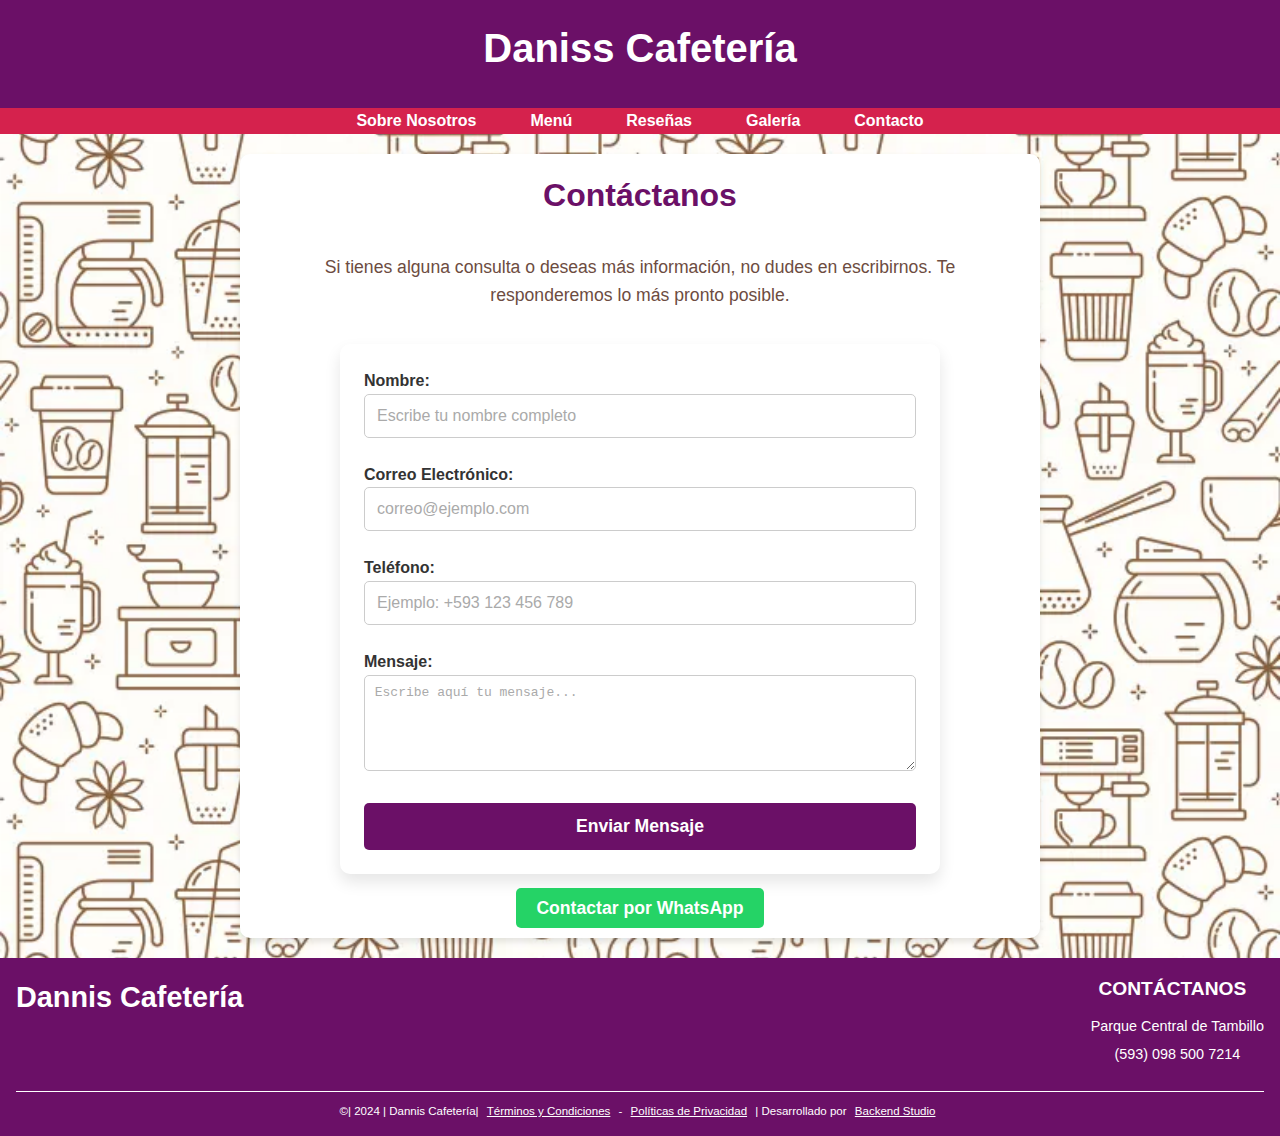
<file: contacto.html>
<!DOCTYPE html>
<html lang="es">
<head>
<meta name="viewport" content="width=device-width, initial-scale=1.0">
    <meta charset="UTF-8">
    <meta name="viewport" content="width=device-width, initial-scale=1.0">
    <title>Contacto - Daniss Cafetería</title>
    <link rel="stylesheet" href="style.css">
</head>
<body>
    <header>
        <h1>
            <a href="index.html" style="text-decoration: none; color: inherit;">Daniss Cafetería</a>
        </h1>
    </header>

    
                <nav>
                <button class="nav-toggle" aria-label="Toggle navigation"></button>
                
        <ul>
            <li><a href="nosotros.html">Sobre Nosotros</a></li>
            <li><a href="menu.html">Menú</a></li>
            <li><a href="reseñas.html">Reseñas</a></li>
            <li><a href="galeria.html">Galería</a></li>
            <li><a href="contacto.html">Contacto</a></li>
        </ul>
    </nav>

    <section>
        <h2>Contáctanos</h2>
        <p>Si tienes alguna consulta o deseas más información, no dudes en escribirnos. Te responderemos lo más pronto posible.</p>

        <form>
            <div class="form-group">
                <label for="nombre">Nombre:</label>
                <input type="text" id="nombre" name="nombre" placeholder="Escribe tu nombre completo" required>
            </div>

            <div class="form-group">
                <label for="email">Correo Electrónico:</label>
                <input type="email" id="email" name="email" placeholder="correo@ejemplo.com" required>
            </div>

            <div class="form-group">
                <label for="telefono">Teléfono:</label>
                <input type="tel" id="telefono" name="telefono" placeholder="Ejemplo: +593 123 456 789" required>
            </div>

            <div class="form-group">
                <label for="mensaje">Mensaje:</label>
                <textarea id="mensaje" name="mensaje" rows="5" placeholder="Escribe aquí tu mensaje..." required></textarea>
            </div>

            <button type="submit">Enviar Mensaje</button>
        </form>
    
<div style="text-align: center; margin-top: 20px;">
    <a href="https://wa.me/593995208962" target="_blank" style="background-color: #25D366; color: white; padding: 10px 20px; text-decoration: none; border-radius: 5px; font-size: 1.1em; font-weight: bold;">
        Contactar por WhatsApp
    </a>
</div>

</section>

    <footer>
        <div class="footer-container">
            <!-- Logo y Nombre -->
            <div class="footer-logo">
                <h1>Dannis Cafetería</h1>
            </div>
    
            <!-- Información de contacto -->
            <div class="footer-contact">
                <h3>CONTÁCTANOS</h3>
                <p><i class="fas fa-map-marker-alt"></i> Parque Central de Tambillo</p>
                <p><i class="fas fa-phone-alt"></i> (593) 098 500 7214</p>
            </div>
            
        </div>
    
        <!-- Línea de Créditos -->
        <div class="footer-bottom">
            <p>&copy;| 2024 | Dannis Cafetería| <a href="#">Términos y Condiciones</a> - <a href="#">Políticas de Privacidad</a> | Desarrollado por <a href="#">Backend Studio</a> </p>
        </div>
    </footer>

                    <script>
                    const navToggle = document.querySelector('.nav-toggle');
                    const nav = document.querySelector('nav ul');
                    navToggle.addEventListener('click', () => {
                        nav.classList.toggle('nav-open');
                    });
                    </script>
                    </body>
                    
</html>
</file>
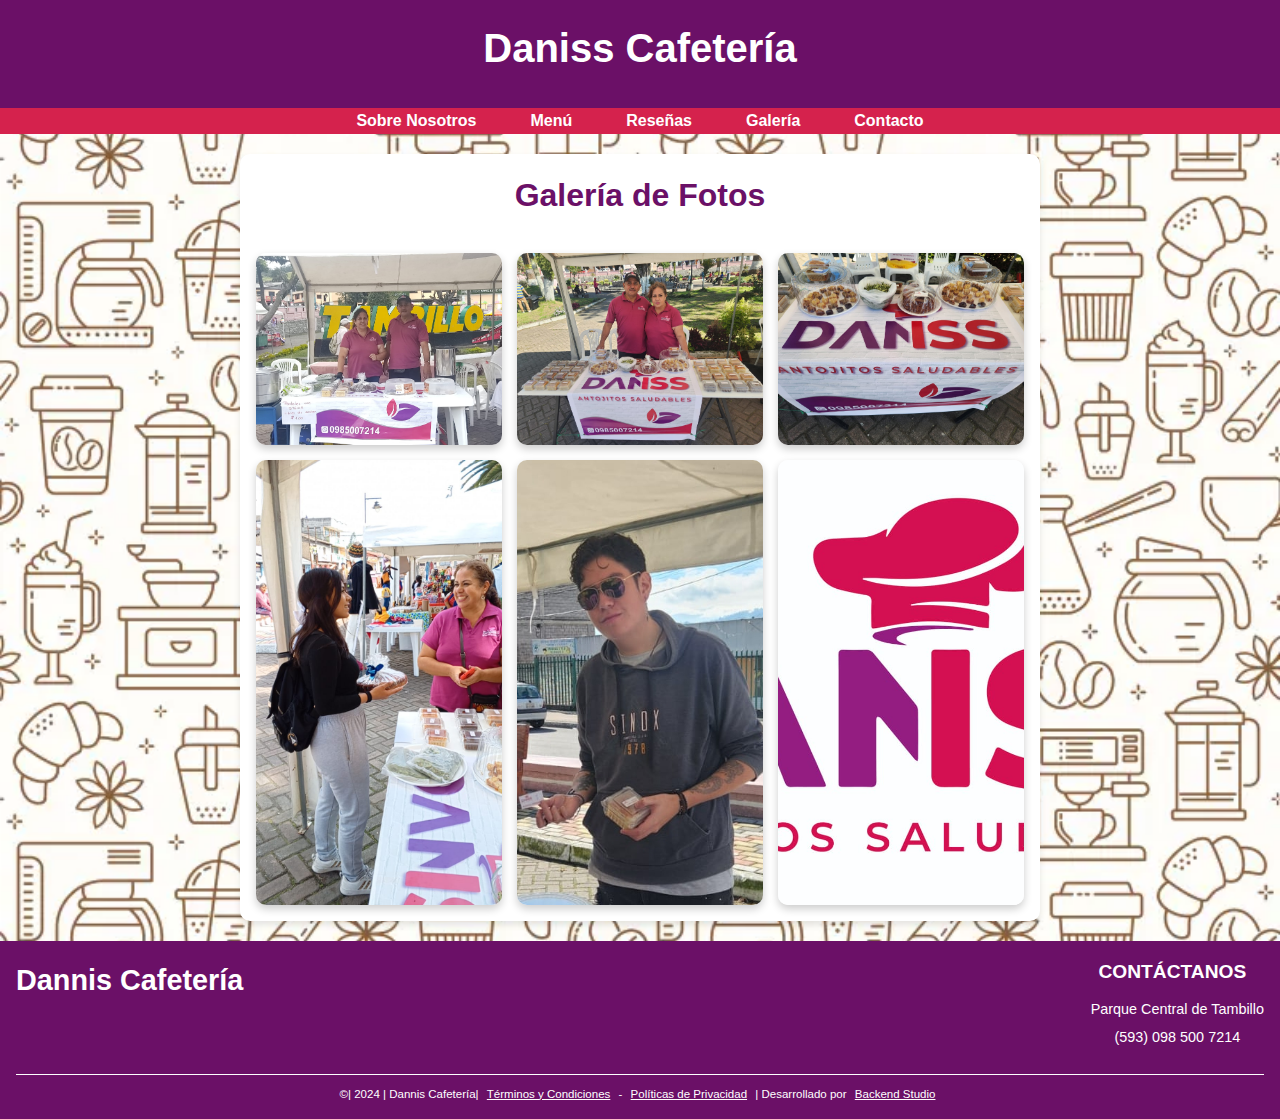
<file: galeria.html>
<!DOCTYPE html>
<html lang="es">
<head>
<meta name="viewport" content="width=device-width, initial-scale=1.0">
    <meta charset="UTF-8">
    <meta name="viewport" content="width=device-width, initial-scale=1.0">
    <title>Galería - Daniss Cafetería</title>
    <link rel="stylesheet" href="style.css">
</head>
<body>
    <header>
        <h1>
     <a href="index.html" style="text-decoration: none; color: inherit;">Daniss Cafetería</a>
        </h1>
    </header>

    
                <nav>
                <button class="nav-toggle" aria-label="Toggle navigation"></button>
                
        <ul>
            <li><a href="nosotros.html">Sobre Nosotros</a></li>
            <li><a href="menu.html">Menú</a></li>
            <li><a href="reseñas.html">Reseñas</a></li>
            <li><a href="galeria.html">Galería</a></li>
            <li><a href="contacto.html">Contacto</a></li>
        </ul>
    </nav>

    <section>
        <h2>Galería de Fotos</h2>
        <div class="gallery">
            <div class="gallery-item">
                <img src="images/Dannis4.jpeg" alt="Dannis">
               
            </div>

            <div class="gallery-item">
                <img src="images/Dannis1.jpeg" alt="Dannis1">
            </div>

            <div class="gallery-item">
                <img src="images/Dannis2.jpeg" alt="Dannis2"> 
            </div>

            <div class="gallery-item">
                <img src="images/Cliente1 (2).jpeg" alt="Cliente1">
            </div>

            <div class="gallery-item">
                <img src="images/Cliente1.jpeg" alt="cliente2">
            </div>

            <div class="gallery-item">
                <img src="images/Dannis.jpeg" alt="Dannis">
            </div>

        </div>

    </section>

    <footer>
        <div class="footer-container">
            <!-- Logo y Nombre -->
            <div class="footer-logo">
                <h1>Dannis Cafetería</h1>
            </div>
    
            <!-- Información de contacto -->
            <div class="footer-contact">
                <h3>CONTÁCTANOS</h3>
                <p><i class="fas fa-map-marker-alt"></i> Parque Central de Tambillo</p>
                <p><i class="fas fa-phone-alt"></i> (593) 098 500 7214</p>
            </div>
            
        </div>
    
        <!-- Línea de Créditos -->
        <div class="footer-bottom">
            <p>&copy;| 2024 | Dannis Cafetería| <a href="#">Términos y Condiciones</a> - <a href="#">Políticas de Privacidad</a> | Desarrollado por <a href="#">Backend Studio</a> </p>
        </div>
    </footer>

                    <script>
                    const navToggle = document.querySelector('.nav-toggle');
                    const nav = document.querySelector('nav ul');
                    navToggle.addEventListener('click', () => {
                        nav.classList.toggle('nav-open');
                    });
                    </script>
                    </body>
                    
</html>
</file>
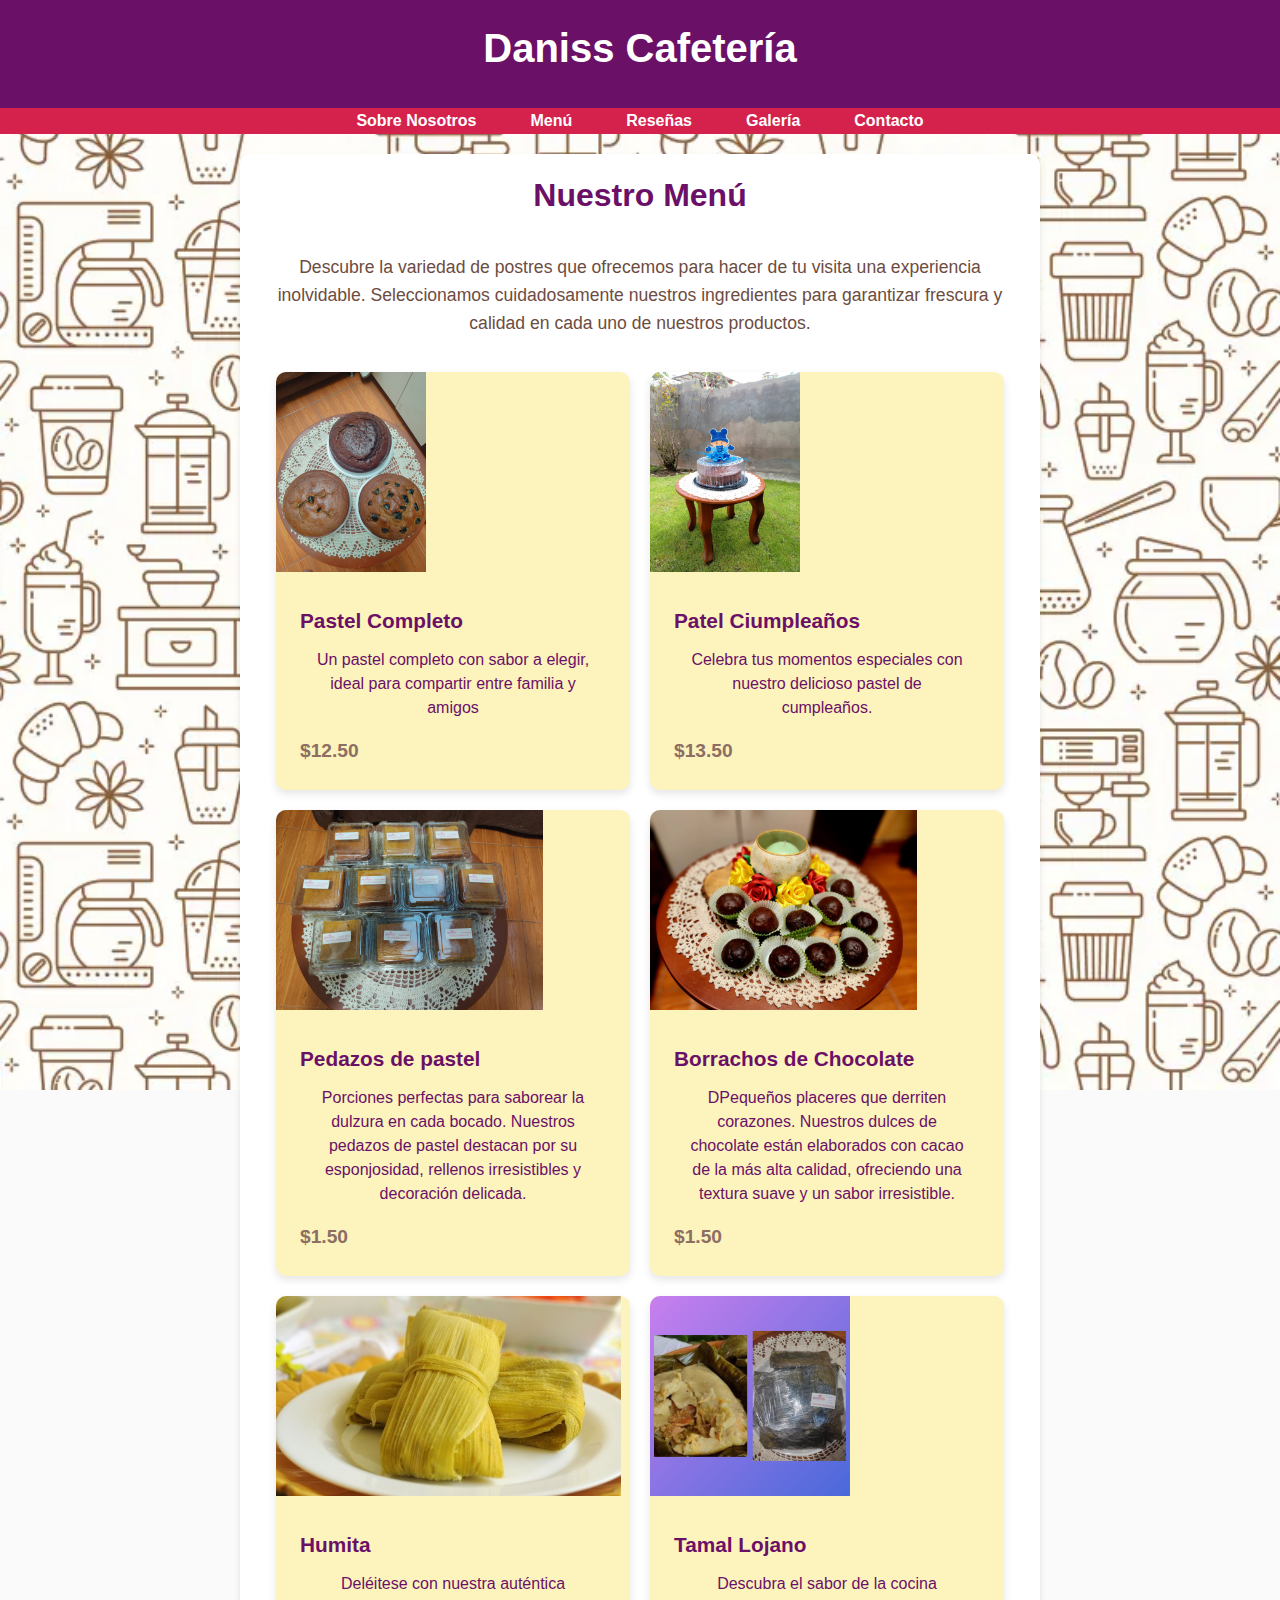
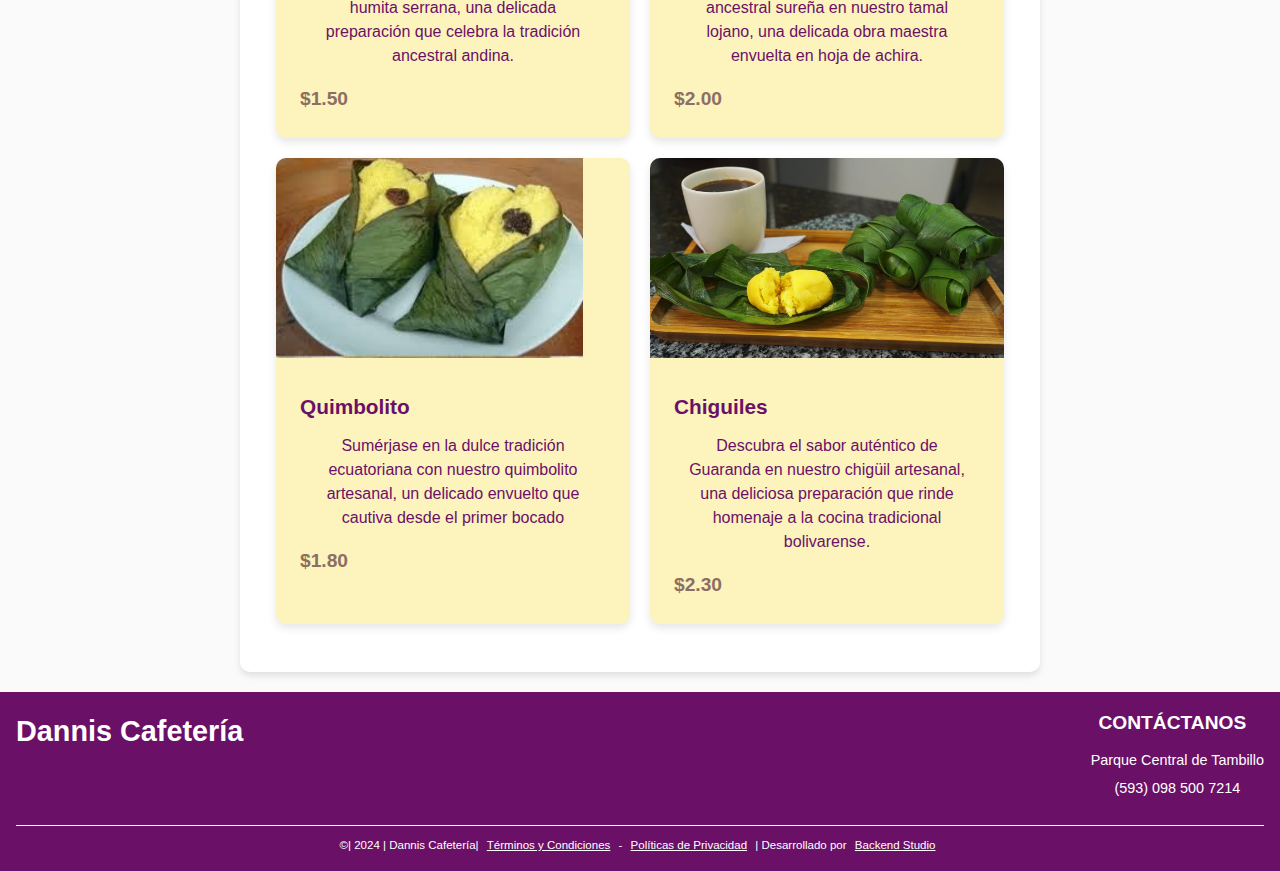
<file: menu.html>
<!DOCTYPE html>
<html lang="es">
<head>
<meta name="viewport" content="width=device-width, initial-scale=1.0">
    <meta charset="UTF-8">
    <meta name="viewport" content="width=device-width, initial-scale=1.0">
    <title>Menú - Daniss Cafetería</title>
    <link rel="stylesheet" href="style.css">
</head>
<body>
    <header>
        <h1>
        <a href="index.html" style="text-decoration: none; color: inherit;">Daniss Cafetería</a>
        </h1>
    </header>

    
                <nav>
                <button class="nav-toggle" aria-label="Toggle navigation"></button>
                
        <ul>
            <li><a href="nosotros.html">Sobre Nosotros</a></li>
            <li><a href="menu.html">Menú</a></li>
            <li><a href="reseñas.html">Reseñas</a></li>
            <li><a href="galeria.html">Galería</a></li>
            <li><a href="contacto.html">Contacto</a></li>
        </ul>
    </nav>

    <section>
        <h2>Nuestro Menú</h2>
        <p>Descubre la variedad de postres que ofrecemos para hacer de tu visita una experiencia inolvidable. Seleccionamos cuidadosamente nuestros ingredientes para garantizar frescura y calidad en cada uno de nuestros productos.</p>
        
        <div class="menu">
            <div class="menu-item">
                <img src="images/PastelCompleto2.jpeg" alt="PastelCompleto">
                <div class="menu-info">
                    <h3>Pastel Completo</h3>
                    <p>Un pastel completo con sabor a elegir, ideal para compartir entre familia y amigos</p>
                    <span class="price">$12.50</span>
                </div>
            </div>
            <div class="menu-item">
                <img src="images/PastelCumpleaños (2).jpeg" alt="PasteñCumpleaños">
                <div class="menu-info">
                    <h3>Patel Ciumpleaños</h3>
                    <p>Celebra tus momentos especiales con nuestro delicioso pastel de cumpleaños. </p>
                    <span class="price">$13.50</span>
                </div>
            </div>
            <div class="menu-item">
                <img src="images/PedasosDePastel.jpeg" alt="Chiguiles">
                <div class="menu-info">
                    <h3>Pedazos de pastel</h3>
                    <p>Porciones perfectas para saborear la dulzura en cada bocado. Nuestros pedazos de pastel destacan por su esponjosidad, rellenos irresistibles y decoración delicada.</p>
                    <span class="price">$1.50</span>
                </div>
            </div>
    
            <div class="menu-item">
                <img src="images/BorrachosDeChocolate.jpeg" alt="Croissant">
                <div class="menu-info">
                    <h3>Borrachos de Chocolate</h3>
                    <p>DPequeños placeres que derriten corazones. Nuestros dulces de chocolate están elaborados con cacao de la más alta calidad, ofreciendo una textura suave y un sabor irresistible. </p>
                    <span class="price">$1.50</span>
                </div>
            </div>

            <div class="menu-item">
                <img src="images/humita.jpg" alt="Humita">
                <div class="menu-info">
                    <h3>Humita</h3>
                    <p>Deléitese con nuestra auténtica humita serrana, una delicada preparación que celebra la tradición ancestral andina.  </p>
                    <span class="price">$1.50</span>
                </div>
            </div>

            <div class="menu-item">
                <img src="images/TamalLojano.jpeg" alt="Tamal Lojano">
                <div class="menu-info">
                    <h3>Tamal Lojano</h3>
                    <p>Descubra el sabor de la cocina ancestral sureña en nuestro tamal lojano, una delicada obra maestra envuelta en hoja de achira.  </p>
                    <span class="price">$2.00</span>
                </div>
            </div>


            <div class="menu-item">
                <img src="images/quimbolito.jpg" alt="Quimbolito">
                <div class="menu-info">
                    <h3>Quimbolito</h3>
                    <p>Sumérjase en la dulce tradición ecuatoriana con nuestro quimbolito artesanal, un delicado envuelto que cautiva desde el primer bocado  </p>
                    <span class="price">$1.80</span>
                </div>
            </div>
        
            <div class="menu-item">
                <img src="images/Chiguiles.jpg" alt="Chiguiles">
                <div class="menu-info">
                    <h3>Chiguiles</h3>
                    <p>Descubra el sabor auténtico de Guaranda en nuestro chigüil artesanal, una deliciosa preparación que rinde homenaje a la cocina tradicional bolivarense.  </p>
                    <span class="price">$2.30</span>
                </div>
            </div>

        </div>
    </section>

    <footer>
        <div class="footer-container">
            <!-- Logo y Nombre -->
            <div class="footer-logo">
                <h1>Dannis Cafetería</h1>
            </div>
    
            <!-- Información de contacto -->
            <div class="footer-contact">
                <h3>CONTÁCTANOS</h3>
                <p><i class="fas fa-map-marker-alt"></i> Parque Central de Tambillo</p>
                <p><i class="fas fa-phone-alt"></i> (593) 098 500 7214</p>
            </div>
            
        </div>
    
        <!-- Línea de Créditos -->
        <div class="footer-bottom">
            <p>&copy;| 2024 | Dannis Cafetería| <a href="#">Términos y Condiciones</a> - <a href="#">Políticas de Privacidad</a> | Desarrollado por <a href="#">Backend Studio</a> </p>
        </div>
    </footer>

                    <script>
                    const navToggle = document.querySelector('.nav-toggle');
                    const nav = document.querySelector('nav ul');
                    navToggle.addEventListener('click', () => {
                        nav.classList.toggle('nav-open');
                    });
                    </script>
                    </body>
                    
</html>
</file>
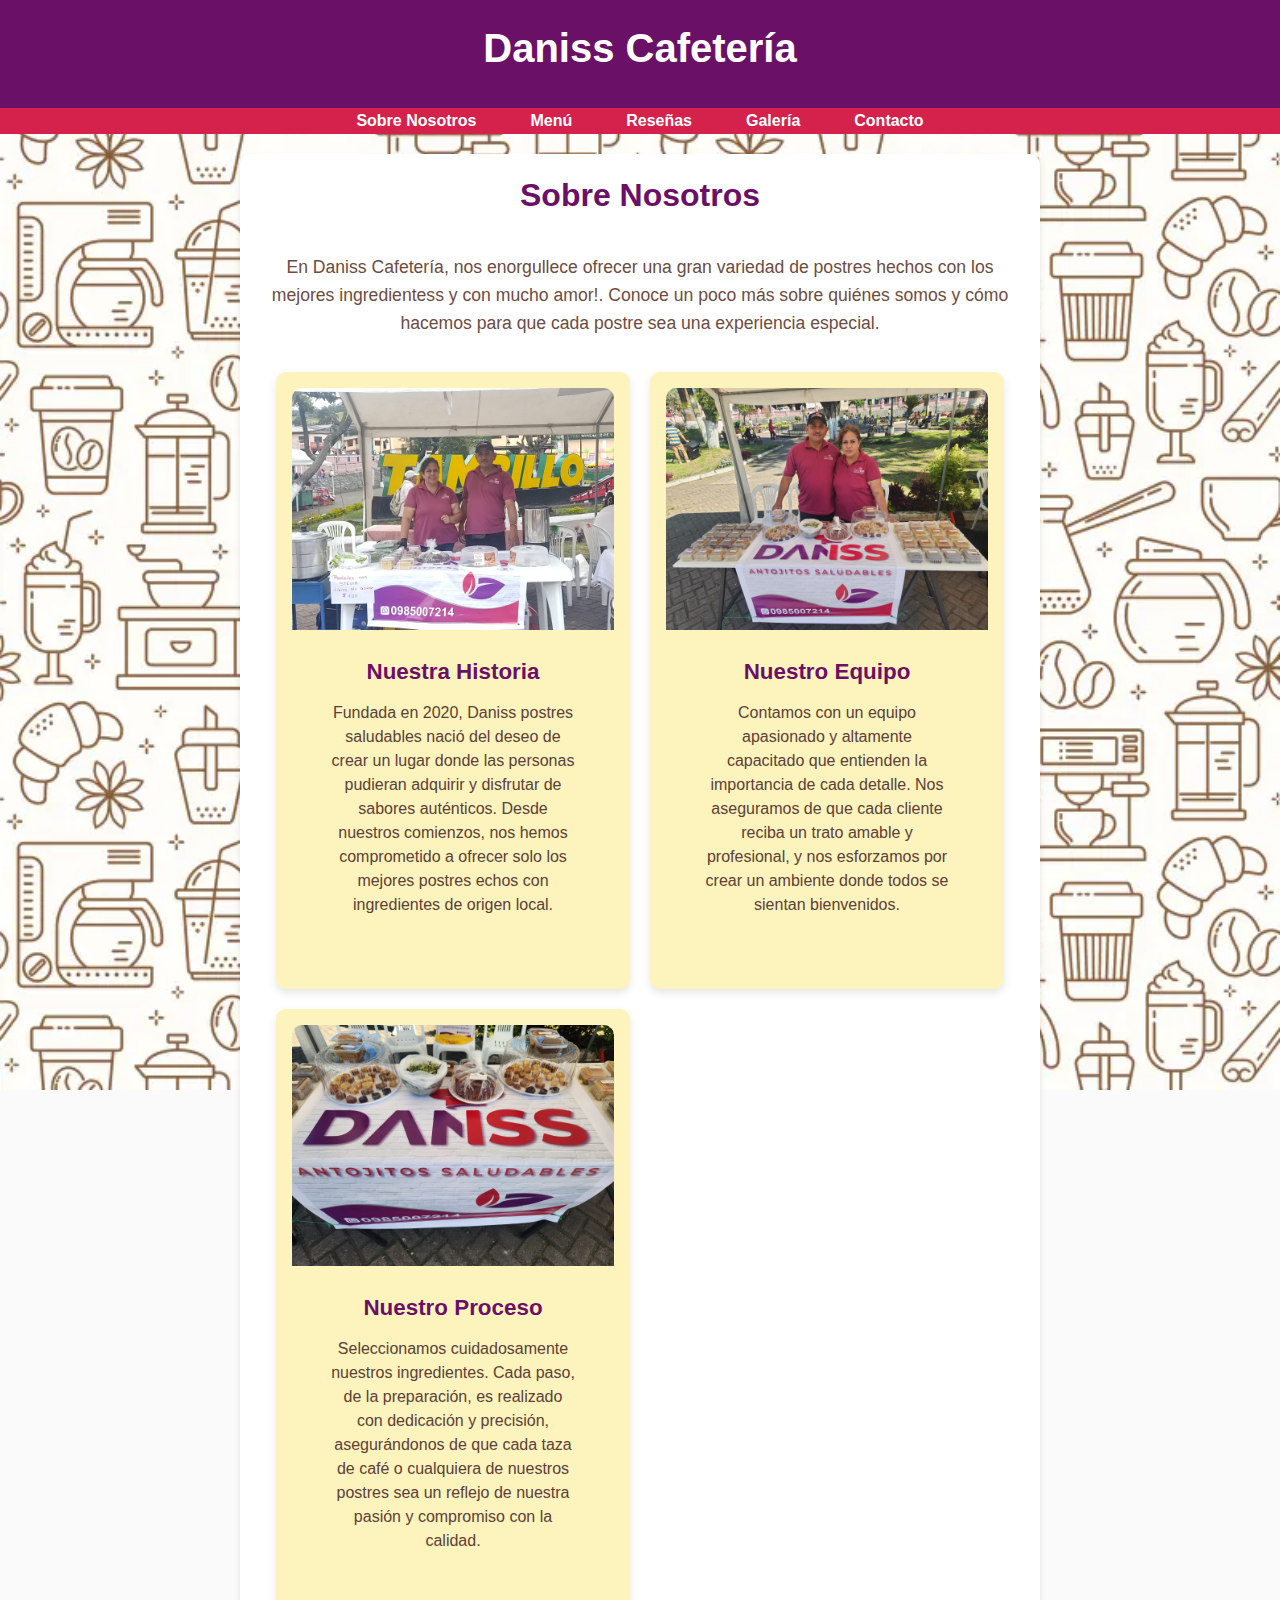
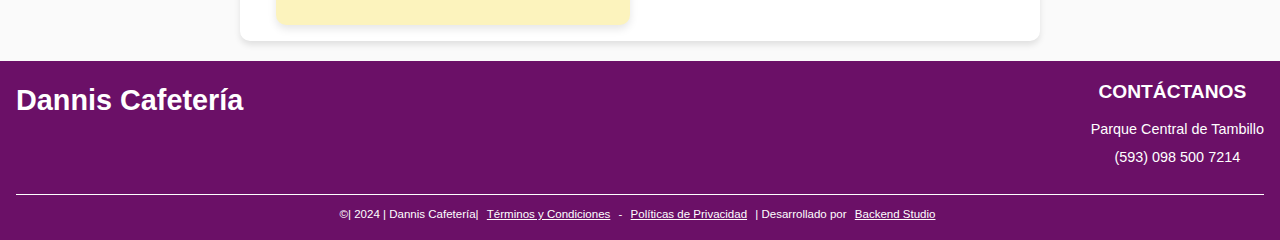
<file: nosotros.html>
<!DOCTYPE html>
<html lang="es">
<head>
<meta name="viewport" content="width=device-width, initial-scale=1.0">
    <meta charset="UTF-8">
    <meta name="viewport" content="width=device-width, initial-scale=1.0">
    <title>Sobre Nosotros - Daniss Cafetería</title>
    <link rel="stylesheet" href="style.css">
</head>
<body>
    <header>
        <h1>
        <a href="index.html" style="text-decoration: none; color: inherit;">Daniss Cafetería</a>
        </h1>
    </header>

    
                <nav>
                <button class="nav-toggle" aria-label="Toggle navigation"></button>
                
        <ul>
            <li><a href="nosotros.html">Sobre Nosotros</a></li>
            <li><a href="menu.html">Menú</a></li>
            <li><a href="reseñas.html">Reseñas</a></li>
            <li><a href="galeria.html">Galería</a></li>
            <li><a href="contacto.html">Contacto</a></li>
        </ul>
    </nav>

    <section class="about-section">
        <h2>Sobre Nosotros</h2>
        <p>En Daniss Cafetería, nos enorgullece ofrecer una gran variedad de postres hechos con los mejores ingredientess y con mucho amor!. Conoce un poco más sobre quiénes somos y cómo hacemos para que cada postre sea una experiencia especial.</p>

        <div class="about-content">
            <!-- Nuestra Historia -->
            <div class="about-item">
                <img src="images/Dannis4.jpeg" alt="Nuestra Historia">
                <div class="about-info">
                    <h3>Nuestra Historia</h3>
                    <p>Fundada en 2020, Daniss postres saludables nació del deseo de crear un lugar donde las personas pudieran adquirir y disfrutar de sabores auténticos. Desde nuestros comienzos, nos hemos comprometido a ofrecer solo los mejores postres echos con ingredientes de origen local. </p>
                </div>
            </div>

            <!-- Nuestro Equipo -->
            <div class="about-item">
                <img src="images/Dannis1.jpeg" alt="Nuestro Equipo">
                <div class="about-info">
                    <h3>Nuestro Equipo</h3>
                    <p>Contamos con un equipo apasionado y altamente capacitado que entienden la importancia de cada detalle. Nos aseguramos de que cada cliente reciba un trato amable y profesional, y nos esforzamos por crear un ambiente donde todos se sientan bienvenidos.</p>
                </div>
            </div>

            <!-- Nuestro Proceso -->
            <div class="about-item">
                <img src="images/Dannis2.jpeg" alt="Nuestro Proceso">
                <div class="about-info">
                    <h3>Nuestro Proceso</h3>
                    <p>Seleccionamos cuidadosamente nuestros ingredientes. Cada paso, de la preparación, es realizado con dedicación y precisión, asegurándonos de que cada taza de café o cualquiera de nuestros postres sea un reflejo de nuestra pasión y compromiso con la calidad.</p>
                </div>
            </div>
        </div>
    </section>

    <footer>
        <div class="footer-container">
            <!-- Logo y Nombre -->
            <div class="footer-logo">
                <h1>Dannis Cafetería</h1>
            </div>
    
            <!-- Información de contacto -->
            <div class="footer-contact">
                <h3>CONTÁCTANOS</h3>
                <p><i class="fas fa-map-marker-alt"></i> Parque Central de Tambillo</p>
                <p><i class="fas fa-phone-alt"></i> (593) 098 500 7214</p>
            </div>
            
        </div>
    
        <!-- Línea de Créditos -->
        <div class="footer-bottom">
            <p>&copy;| 2024 | Dannis Cafetería| <a href="#">Términos y Condiciones</a> - <a href="#">Políticas de Privacidad</a> | Desarrollado por <a href="#">Backend Studio</a> </p>
        </div>
    </footer>

                    <script>
                    const navToggle = document.querySelector('.nav-toggle');
                    const nav = document.querySelector('nav ul');
                    navToggle.addEventListener('click', () => {
                        nav.classList.toggle('nav-open');
                    });
                    </script>
                    </body>
                    
</html>
</file>
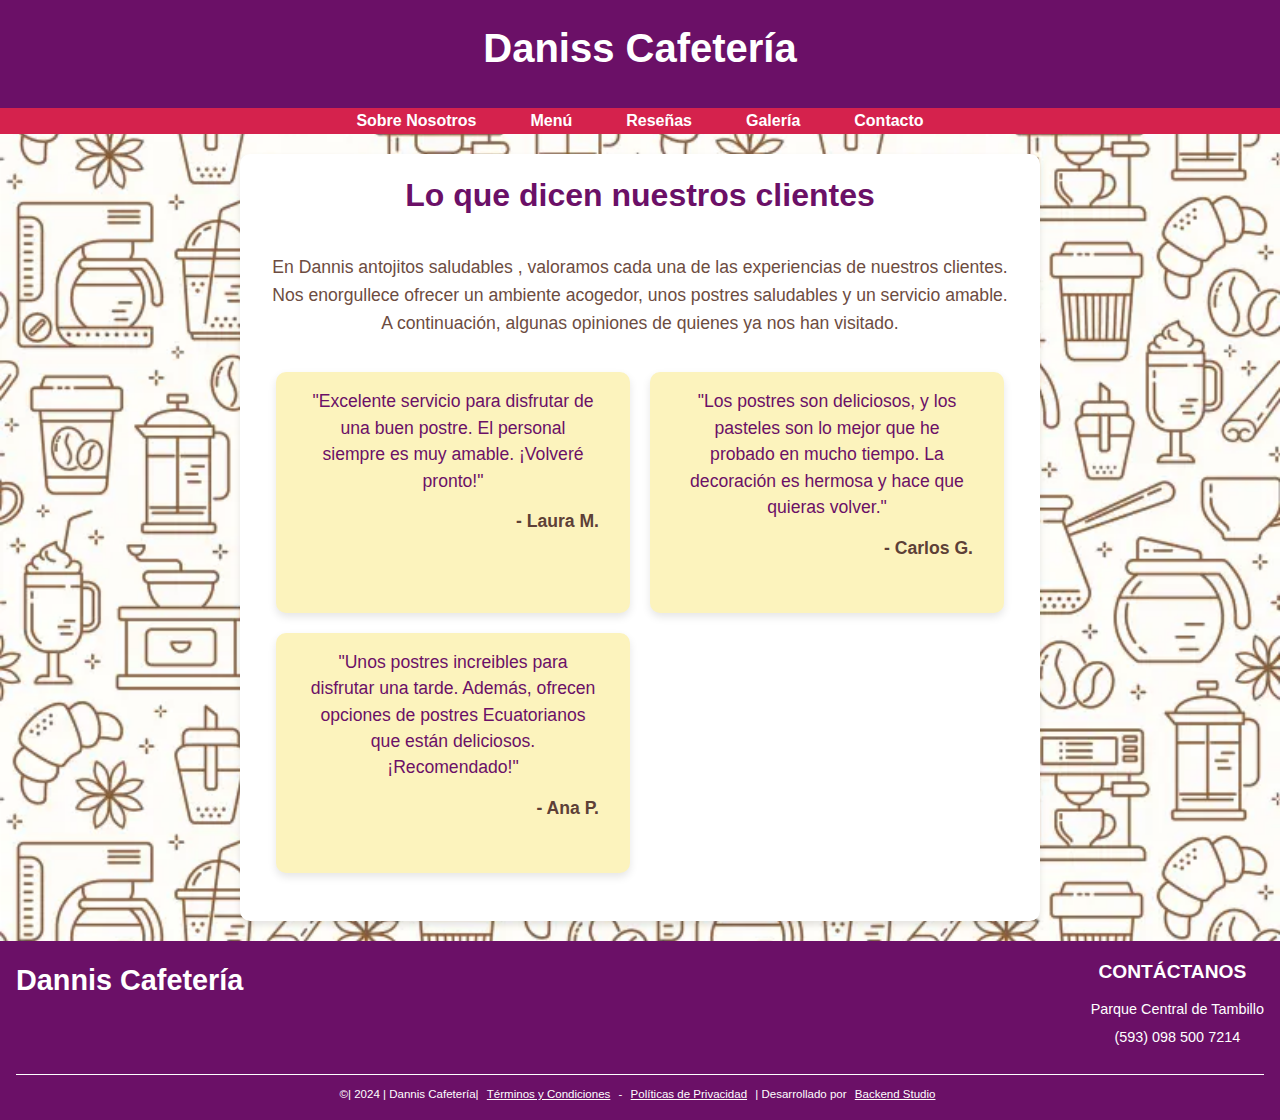
<file: reseñas.html>
<!DOCTYPE html>
<html lang="es">
<head>
<meta name="viewport" content="width=device-width, initial-scale=1.0">
    <meta charset="UTF-8">
    <meta name="viewport" content="width=device-width, initial-scale=1.0">
    <title>Reseñas - Daniss Cafetería</title>
    <link rel="stylesheet" href="style.css">
</head>
<body>
    <header>
        <h1>
        <a href="index.html" style="text-decoration: none; color: inherit;">Daniss Cafetería</a>
        </h1>
    </header>

    
                <nav>
                <button class="nav-toggle" aria-label="Toggle navigation"></button>
                
        <ul>
            <li><a href="nosotros.html">Sobre Nosotros</a></li>
            <li><a href="menu.html">Menú</a></li>
            <li><a href="reseñas.html">Reseñas</a></li>
            <li><a href="galeria.html">Galería</a></li>
            <li><a href="contacto.html">Contacto</a></li>
        </ul>
    </nav>

    <section>
        <h2>Lo que dicen nuestros clientes</h2>
        <p>En Dannis antojitos saludables , valoramos cada una de las experiencias de nuestros clientes. Nos enorgullece ofrecer un ambiente acogedor, unos postres saludables y un servicio amable. A continuación, algunas opiniones de quienes ya nos han visitado.</p>
        <div class="reviews">
            <div class="review-card">
                <p class="review-text">"Excelente servicio para disfrutar de una buen postre. El personal siempre es muy amable. ¡Volveré pronto!"</p>
                <p class="review-author">- Laura M.</p>
            </div>
            <div class="review-card">
                <p class="review-text">"Los postres son deliciosos, y los pasteles son lo mejor que he probado en mucho tiempo. La decoración es hermosa y hace que quieras volver."</p>
                <p class="review-author">- Carlos G.</p>
            </div>
            <div class="review-card">
                <p class="review-text">"Unos postres increibles para disfrutar una tarde. Además, ofrecen opciones de postres Ecuatorianos que están deliciosos. ¡Recomendado!"</p>
                <p class="review-author">- Ana P.</p>
            </div>
        </div>
    </section>

    <footer>
        <div class="footer-container">
            <!-- Logo y Nombre -->
            <div class="footer-logo">
                <h1>Dannis Cafetería</h1>
            </div>
    
            <!-- Información de contacto -->
            <div class="footer-contact">
                <h3>CONTÁCTANOS</h3>
                <p><i class="fas fa-map-marker-alt"></i> Parque Central de Tambillo</p>
                <p><i class="fas fa-phone-alt"></i> (593) 098 500 7214</p>
            </div>
            
        </div>
    
        <!-- Línea de Créditos -->
        <div class="footer-bottom">
            <p>&copy;| 2024 | Dannis Cafetería| <a href="#">Términos y Condiciones</a> - <a href="#">Políticas de Privacidad</a> | Desarrollado por <a href="#">Backend Studio</a> </p>
        </div>
    </footer>

                    <script>
                    const navToggle = document.querySelector('.nav-toggle');
                    const nav = document.querySelector('nav ul');
                    navToggle.addEventListener('click', () => {
                        nav.classList.toggle('nav-open');
                    });
                    </script>
                    </body>
                    
</html>
</file>
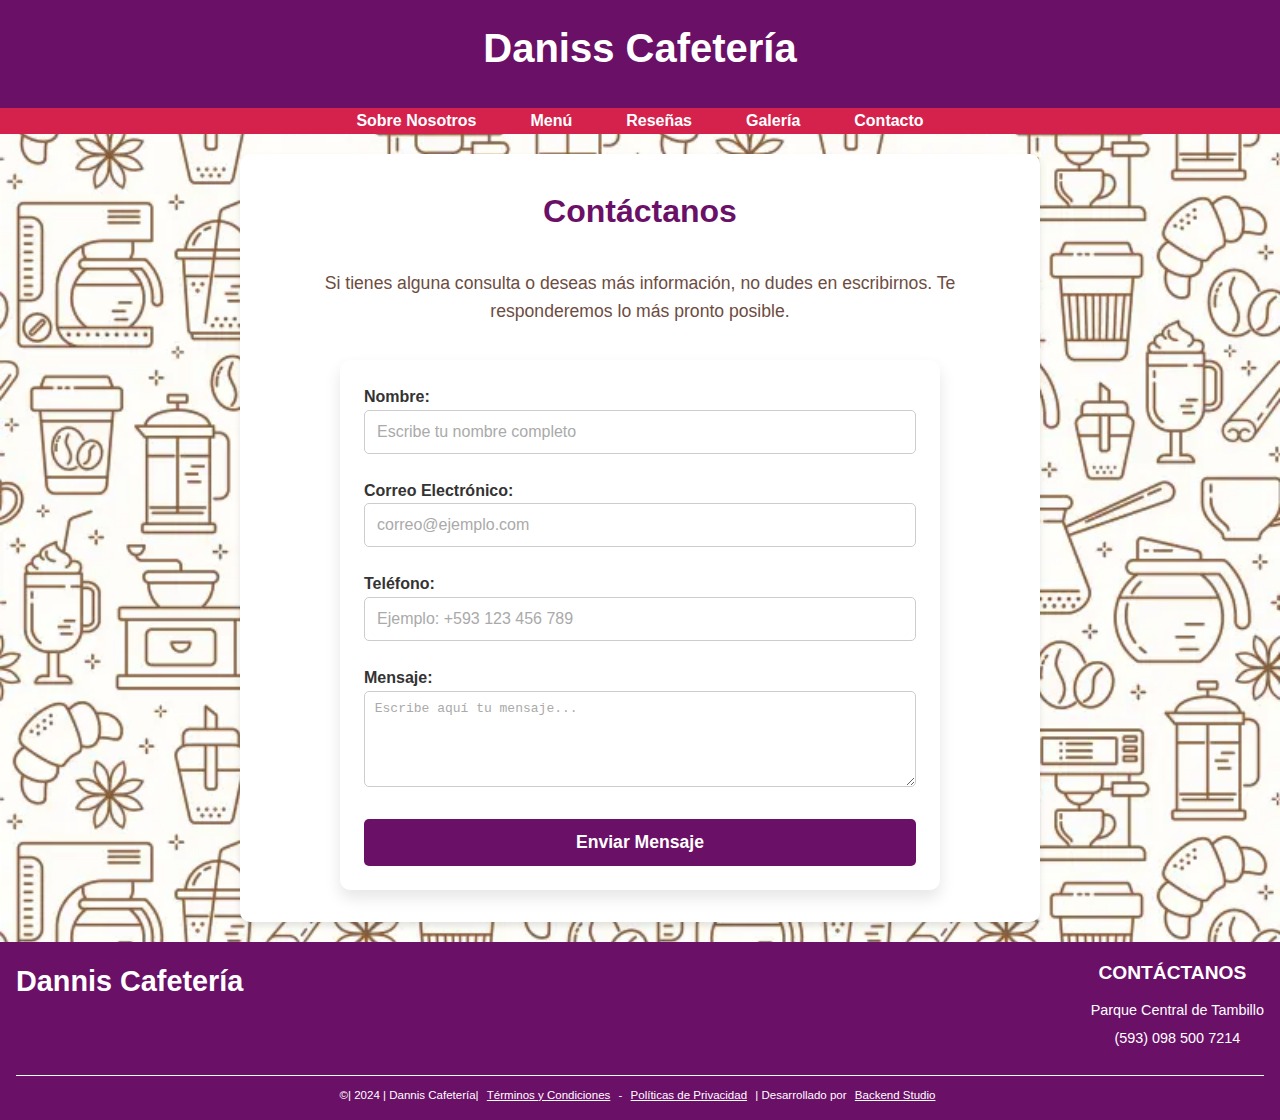
<file: WEB/contacto.html>
<!DOCTYPE html>
<html lang="es">
<head>
    <meta charset="UTF-8">
    <meta name="viewport" content="width=device-width, initial-scale=1.0">
    <title>Contacto - Daniss Cafetería</title>
    <link rel="stylesheet" href="style.css">
</head>
<body>
    <header>
        <h1>
            <a href="index.html" style="text-decoration: none; color: inherit;">Daniss Cafetería</a>
        </h1>
    </header>

    <nav>
        <ul>
            <li><a href="nosotros.html">Sobre Nosotros</a></li>
            <li><a href="menu.html">Menú</a></li>
            <li><a href="reseñas.html">Reseñas</a></li>
            <li><a href="galeria.html">Galería</a></li>
            <li><a href="contacto.html">Contacto</a></li>
        </ul>
    </nav>

    <section>
        <h2>Contáctanos</h2>
        <p>Si tienes alguna consulta o deseas más información, no dudes en escribirnos. Te responderemos lo más pronto posible.</p>

        <form>
            <div class="form-group">
                <label for="nombre">Nombre:</label>
                <input type="text" id="nombre" name="nombre" placeholder="Escribe tu nombre completo" required>
            </div>

            <div class="form-group">
                <label for="email">Correo Electrónico:</label>
                <input type="email" id="email" name="email" placeholder="correo@ejemplo.com" required>
            </div>

            <div class="form-group">
                <label for="telefono">Teléfono:</label>
                <input type="tel" id="telefono" name="telefono" placeholder="Ejemplo: +593 123 456 789" required>
            </div>

            <div class="form-group">
                <label for="mensaje">Mensaje:</label>
                <textarea id="mensaje" name="mensaje" rows="5" placeholder="Escribe aquí tu mensaje..." required></textarea>
            </div>

            <button type="submit">Enviar Mensaje</button>
        </form>
    </section>

    <footer>
        <div class="footer-container">
            <!-- Logo y Nombre -->
            <div class="footer-logo">
                <h1>Dannis Cafetería</h1>
            </div>
    
            <!-- Información de contacto -->
            <div class="footer-contact">
                <h3>CONTÁCTANOS</h3>
                <p><i class="fas fa-map-marker-alt"></i> Parque Central de Tambillo</p>
                <p><i class="fas fa-phone-alt"></i> (593) 098 500 7214</p>
            </div>
            
        </div>
    
        <!-- Línea de Créditos -->
        <div class="footer-bottom">
            <p>&copy;| 2024 | Dannis Cafetería| <a href="#">Términos y Condiciones</a> - <a href="#">Políticas de Privacidad</a> | Desarrollado por <a href="#">Backend Studio</a> </p>
        </div>
    </footer>
</body>
</html>
</file>
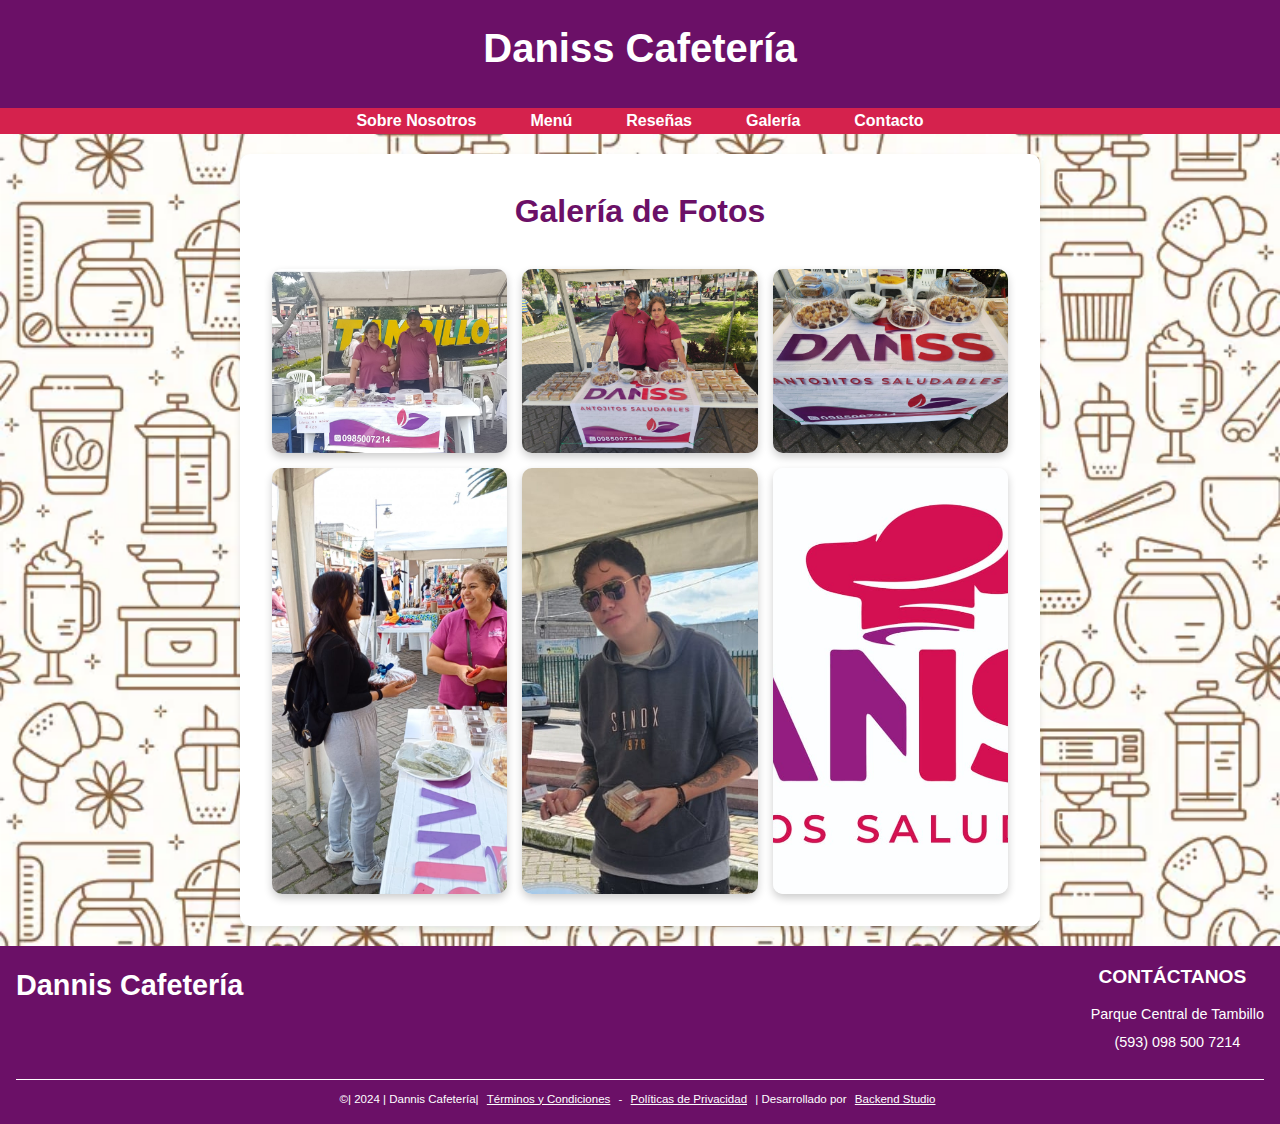
<file: WEB/galeria.html>
<!DOCTYPE html>
<html lang="es">
<head>
    <meta charset="UTF-8">
    <meta name="viewport" content="width=device-width, initial-scale=1.0">
    <title>Galería - Daniss Cafetería</title>
    <link rel="stylesheet" href="style.css">
</head>
<body>
    <header>
        <h1>
     <a href="index.html" style="text-decoration: none; color: inherit;">Daniss Cafetería</a>
        </h1>
    </header>

    <nav>
        <ul>
            <li><a href="nosotros.html">Sobre Nosotros</a></li>
            <li><a href="menu.html">Menú</a></li>
            <li><a href="reseñas.html">Reseñas</a></li>
            <li><a href="galeria.html">Galería</a></li>
            <li><a href="contacto.html">Contacto</a></li>
        </ul>
    </nav>

    <section>
        <h2>Galería de Fotos</h2>
        <div class="gallery">
            <div class="gallery-item">
                <img src="images/Dannis4.jpeg" alt="Dannis">
               
            </div>

            <div class="gallery-item">
                <img src="images/Dannis1.jpeg" alt="Dannis1">
            </div>

            <div class="gallery-item">
                <img src="images/Dannis2.jpeg" alt="Dannis2"> 
            </div>

            <div class="gallery-item">
                <img src="images/Cliente1 (2).jpeg" alt="Cliente1">
            </div>

            <div class="gallery-item">
                <img src="images/Cliente1.jpeg" alt="cliente2">
            </div>

            <div class="gallery-item">
                <img src="images/Dannis.jpeg" alt="Dannis">
            </div>

        </div>

    </section>

    <footer>
        <div class="footer-container">
            <!-- Logo y Nombre -->
            <div class="footer-logo">
                <h1>Dannis Cafetería</h1>
            </div>
    
            <!-- Información de contacto -->
            <div class="footer-contact">
                <h3>CONTÁCTANOS</h3>
                <p><i class="fas fa-map-marker-alt"></i> Parque Central de Tambillo</p>
                <p><i class="fas fa-phone-alt"></i> (593) 098 500 7214</p>
            </div>
            
        </div>
    
        <!-- Línea de Créditos -->
        <div class="footer-bottom">
            <p>&copy;| 2024 | Dannis Cafetería| <a href="#">Términos y Condiciones</a> - <a href="#">Políticas de Privacidad</a> | Desarrollado por <a href="#">Backend Studio</a> </p>
        </div>
    </footer>
</body>
</html>
</file>
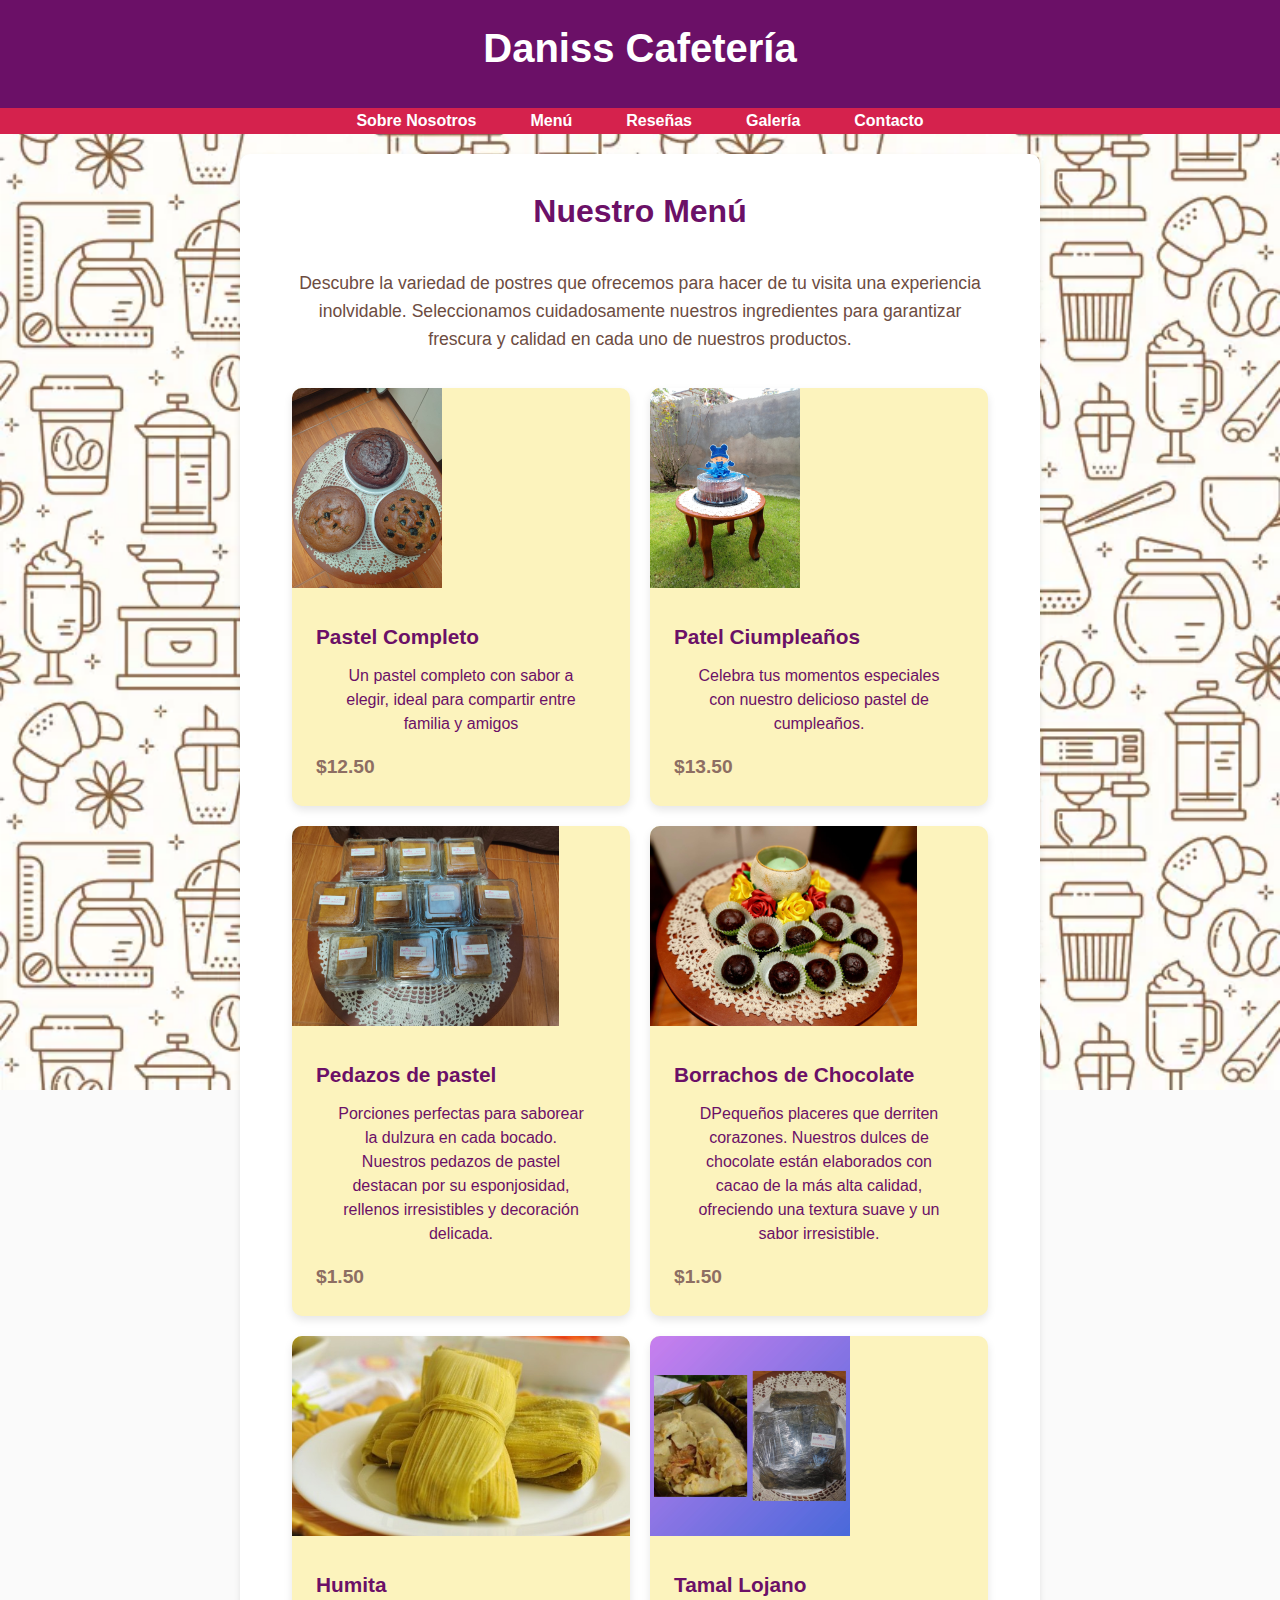
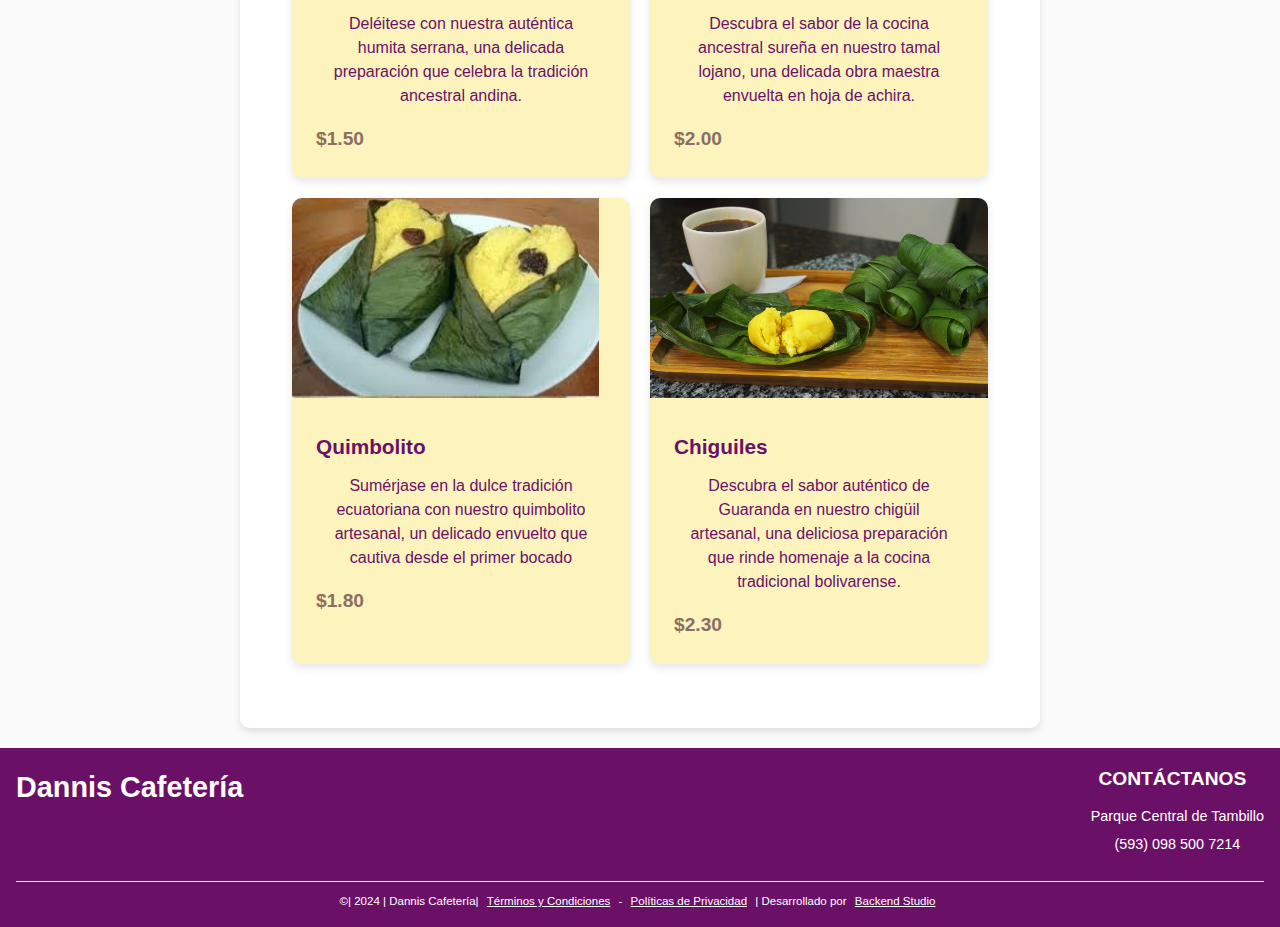
<file: WEB/menu.html>
<!DOCTYPE html>
<html lang="es">
<head>
    <meta charset="UTF-8">
    <meta name="viewport" content="width=device-width, initial-scale=1.0">
    <title>Menú - Daniss Cafetería</title>
    <link rel="stylesheet" href="style.css">
</head>
<body>
    <header>
        <h1>
        <a href="index.html" style="text-decoration: none; color: inherit;">Daniss Cafetería</a>
        </h1>
    </header>

    <nav>
        <ul>
            <li><a href="nosotros.html">Sobre Nosotros</a></li>
            <li><a href="menu.html">Menú</a></li>
            <li><a href="reseñas.html">Reseñas</a></li>
            <li><a href="galeria.html">Galería</a></li>
            <li><a href="contacto.html">Contacto</a></li>
        </ul>
    </nav>

    <section>
        <h2>Nuestro Menú</h2>
        <p>Descubre la variedad de postres que ofrecemos para hacer de tu visita una experiencia inolvidable. Seleccionamos cuidadosamente nuestros ingredientes para garantizar frescura y calidad en cada uno de nuestros productos.</p>
        
        <div class="menu">
            <div class="menu-item">
                <img src="images/PastelCompleto2.jpeg" alt="PastelCompleto">
                <div class="menu-info">
                    <h3>Pastel Completo</h3>
                    <p>Un pastel completo con sabor a elegir, ideal para compartir entre familia y amigos</p>
                    <span class="price">$12.50</span>
                </div>
            </div>
            <div class="menu-item">
                <img src="images/PastelCumpleaños (2).jpeg" alt="PasteñCumpleaños">
                <div class="menu-info">
                    <h3>Patel Ciumpleaños</h3>
                    <p>Celebra tus momentos especiales con nuestro delicioso pastel de cumpleaños. </p>
                    <span class="price">$13.50</span>
                </div>
            </div>
            <div class="menu-item">
                <img src="images/PedasosDePastel.jpeg" alt="Chiguiles">
                <div class="menu-info">
                    <h3>Pedazos de pastel</h3>
                    <p>Porciones perfectas para saborear la dulzura en cada bocado. Nuestros pedazos de pastel destacan por su esponjosidad, rellenos irresistibles y decoración delicada.</p>
                    <span class="price">$1.50</span>
                </div>
            </div>
    
            <div class="menu-item">
                <img src="images/BorrachosDeChocolate.jpeg" alt="Croissant">
                <div class="menu-info">
                    <h3>Borrachos de Chocolate</h3>
                    <p>DPequeños placeres que derriten corazones. Nuestros dulces de chocolate están elaborados con cacao de la más alta calidad, ofreciendo una textura suave y un sabor irresistible. </p>
                    <span class="price">$1.50</span>
                </div>
            </div>

            <div class="menu-item">
                <img src="images/humita.jpg" alt="Humita">
                <div class="menu-info">
                    <h3>Humita</h3>
                    <p>Deléitese con nuestra auténtica humita serrana, una delicada preparación que celebra la tradición ancestral andina.  </p>
                    <span class="price">$1.50</span>
                </div>
            </div>

            <div class="menu-item">
                <img src="images/TamalLojano.jpeg" alt="Tamal Lojano">
                <div class="menu-info">
                    <h3>Tamal Lojano</h3>
                    <p>Descubra el sabor de la cocina ancestral sureña en nuestro tamal lojano, una delicada obra maestra envuelta en hoja de achira.  </p>
                    <span class="price">$2.00</span>
                </div>
            </div>


            <div class="menu-item">
                <img src="images/quimbolito.jpg" alt="Quimbolito">
                <div class="menu-info">
                    <h3>Quimbolito</h3>
                    <p>Sumérjase en la dulce tradición ecuatoriana con nuestro quimbolito artesanal, un delicado envuelto que cautiva desde el primer bocado  </p>
                    <span class="price">$1.80</span>
                </div>
            </div>
        
            <div class="menu-item">
                <img src="images/Chiguiles.jpg" alt="Chiguiles">
                <div class="menu-info">
                    <h3>Chiguiles</h3>
                    <p>Descubra el sabor auténtico de Guaranda en nuestro chigüil artesanal, una deliciosa preparación que rinde homenaje a la cocina tradicional bolivarense.  </p>
                    <span class="price">$2.30</span>
                </div>
            </div>

        </div>
    </section>

    <footer>
        <div class="footer-container">
            <!-- Logo y Nombre -->
            <div class="footer-logo">
                <h1>Dannis Cafetería</h1>
            </div>
    
            <!-- Información de contacto -->
            <div class="footer-contact">
                <h3>CONTÁCTANOS</h3>
                <p><i class="fas fa-map-marker-alt"></i> Parque Central de Tambillo</p>
                <p><i class="fas fa-phone-alt"></i> (593) 098 500 7214</p>
            </div>
            
        </div>
    
        <!-- Línea de Créditos -->
        <div class="footer-bottom">
            <p>&copy;| 2024 | Dannis Cafetería| <a href="#">Términos y Condiciones</a> - <a href="#">Políticas de Privacidad</a> | Desarrollado por <a href="#">Backend Studio</a> </p>
        </div>
    </footer>
</body>
</html>
</file>
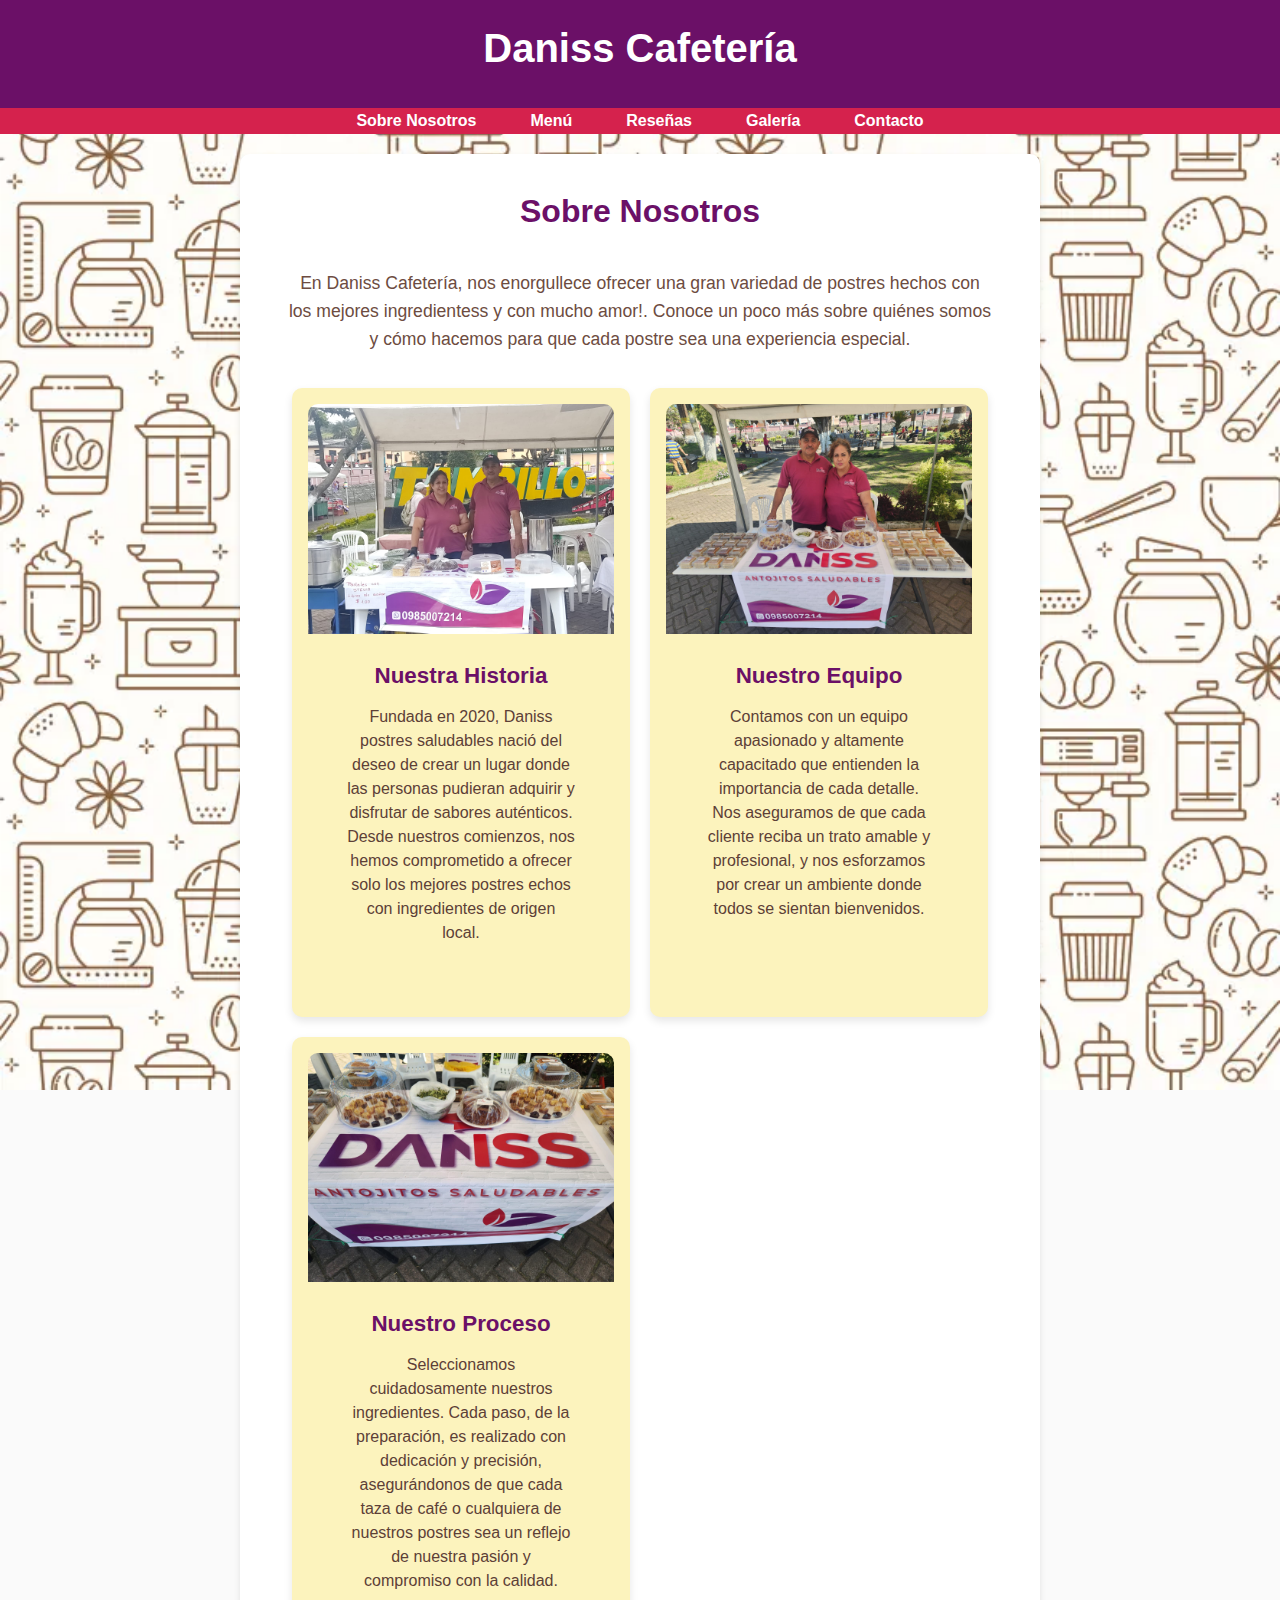
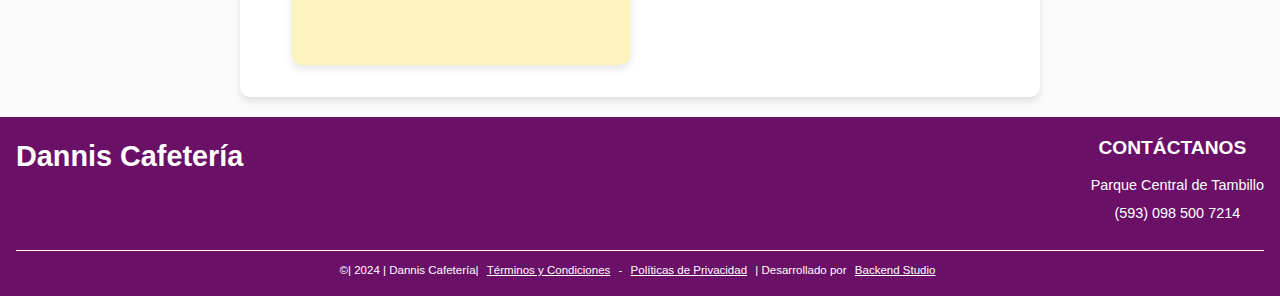
<file: WEB/nosotros.html>
<!DOCTYPE html>
<html lang="es">
<head>
    <meta charset="UTF-8">
    <meta name="viewport" content="width=device-width, initial-scale=1.0">
    <title>Sobre Nosotros - Daniss Cafetería</title>
    <link rel="stylesheet" href="style.css">
</head>
<body>
    <header>
        <h1>
        <a href="index.html" style="text-decoration: none; color: inherit;">Daniss Cafetería</a>
        </h1>
    </header>

    <nav>
        <ul>
            <li><a href="nosotros.html">Sobre Nosotros</a></li>
            <li><a href="menu.html">Menú</a></li>
            <li><a href="reseñas.html">Reseñas</a></li>
            <li><a href="galeria.html">Galería</a></li>
            <li><a href="contacto.html">Contacto</a></li>
        </ul>
    </nav>

    <section class="about-section">
        <h2>Sobre Nosotros</h2>
        <p>En Daniss Cafetería, nos enorgullece ofrecer una gran variedad de postres hechos con los mejores ingredientess y con mucho amor!. Conoce un poco más sobre quiénes somos y cómo hacemos para que cada postre sea una experiencia especial.</p>

        <div class="about-content">
            <!-- Nuestra Historia -->
            <div class="about-item">
                <img src="images/Dannis4.jpeg" alt="Nuestra Historia">
                <div class="about-info">
                    <h3>Nuestra Historia</h3>
                    <p>Fundada en 2020, Daniss postres saludables nació del deseo de crear un lugar donde las personas pudieran adquirir y disfrutar de sabores auténticos. Desde nuestros comienzos, nos hemos comprometido a ofrecer solo los mejores postres echos con ingredientes de origen local. </p>
                </div>
            </div>

            <!-- Nuestro Equipo -->
            <div class="about-item">
                <img src="images/Dannis1.jpeg" alt="Nuestro Equipo">
                <div class="about-info">
                    <h3>Nuestro Equipo</h3>
                    <p>Contamos con un equipo apasionado y altamente capacitado que entienden la importancia de cada detalle. Nos aseguramos de que cada cliente reciba un trato amable y profesional, y nos esforzamos por crear un ambiente donde todos se sientan bienvenidos.</p>
                </div>
            </div>

            <!-- Nuestro Proceso -->
            <div class="about-item">
                <img src="images/Dannis2.jpeg" alt="Nuestro Proceso">
                <div class="about-info">
                    <h3>Nuestro Proceso</h3>
                    <p>Seleccionamos cuidadosamente nuestros ingredientes. Cada paso, de la preparación, es realizado con dedicación y precisión, asegurándonos de que cada taza de café o cualquiera de nuestros postres sea un reflejo de nuestra pasión y compromiso con la calidad.</p>
                </div>
            </div>
        </div>
    </section>

    <footer>
        <div class="footer-container">
            <!-- Logo y Nombre -->
            <div class="footer-logo">
                <h1>Dannis Cafetería</h1>
            </div>
    
            <!-- Información de contacto -->
            <div class="footer-contact">
                <h3>CONTÁCTANOS</h3>
                <p><i class="fas fa-map-marker-alt"></i> Parque Central de Tambillo</p>
                <p><i class="fas fa-phone-alt"></i> (593) 098 500 7214</p>
            </div>
            
        </div>
    
        <!-- Línea de Créditos -->
        <div class="footer-bottom">
            <p>&copy;| 2024 | Dannis Cafetería| <a href="#">Términos y Condiciones</a> - <a href="#">Políticas de Privacidad</a> | Desarrollado por <a href="#">Backend Studio</a> </p>
        </div>
    </footer>
</body>
</html>
</file>
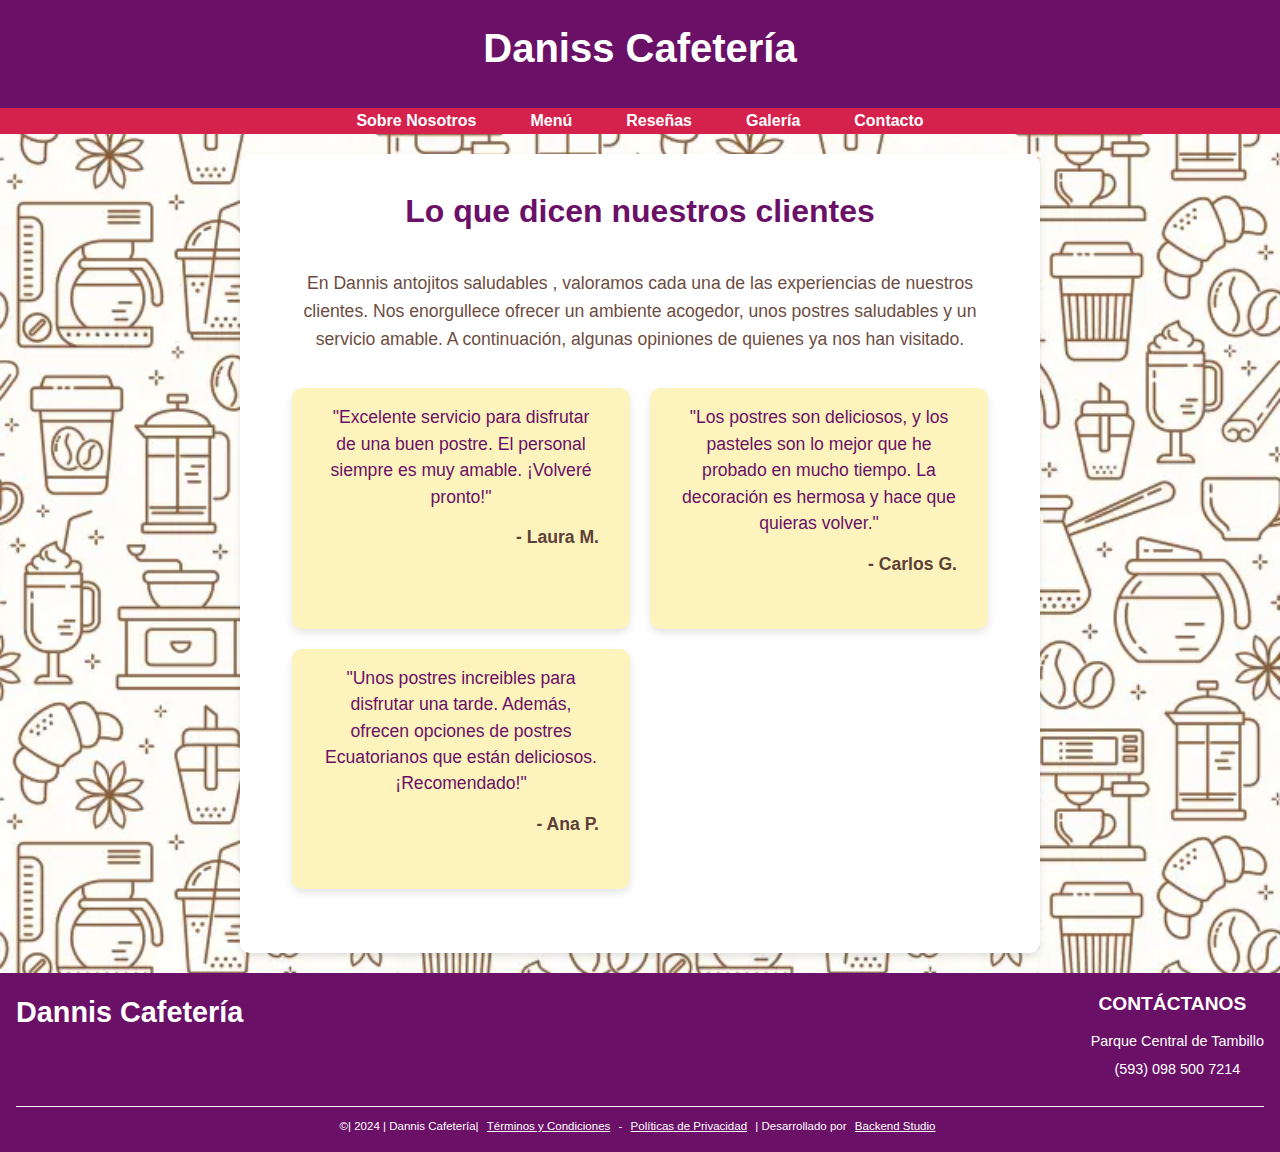
<file: WEB/reseñas.html>
<!DOCTYPE html>
<html lang="es">
<head>
    <meta charset="UTF-8">
    <meta name="viewport" content="width=device-width, initial-scale=1.0">
    <title>Reseñas - Daniss Cafetería</title>
    <link rel="stylesheet" href="style.css">
</head>
<body>
    <header>
        <h1>
        <a href="index.html" style="text-decoration: none; color: inherit;">Daniss Cafetería</a>
        </h1>
    </header>

    <nav>
        <ul>
            <li><a href="nosotros.html">Sobre Nosotros</a></li>
            <li><a href="menu.html">Menú</a></li>
            <li><a href="reseñas.html">Reseñas</a></li>
            <li><a href="galeria.html">Galería</a></li>
            <li><a href="contacto.html">Contacto</a></li>
        </ul>
    </nav>

    <section>
        <h2>Lo que dicen nuestros clientes</h2>
        <p>En Dannis antojitos saludables , valoramos cada una de las experiencias de nuestros clientes. Nos enorgullece ofrecer un ambiente acogedor, unos postres saludables y un servicio amable. A continuación, algunas opiniones de quienes ya nos han visitado.</p>
        <div class="reviews">
            <div class="review-card">
                <p class="review-text">"Excelente servicio para disfrutar de una buen postre. El personal siempre es muy amable. ¡Volveré pronto!"</p>
                <p class="review-author">- Laura M.</p>
            </div>
            <div class="review-card">
                <p class="review-text">"Los postres son deliciosos, y los pasteles son lo mejor que he probado en mucho tiempo. La decoración es hermosa y hace que quieras volver."</p>
                <p class="review-author">- Carlos G.</p>
            </div>
            <div class="review-card">
                <p class="review-text">"Unos postres increibles para disfrutar una tarde. Además, ofrecen opciones de postres Ecuatorianos que están deliciosos. ¡Recomendado!"</p>
                <p class="review-author">- Ana P.</p>
            </div>
        </div>
    </section>

    <footer>
        <div class="footer-container">
            <!-- Logo y Nombre -->
            <div class="footer-logo">
                <h1>Dannis Cafetería</h1>
            </div>
    
            <!-- Información de contacto -->
            <div class="footer-contact">
                <h3>CONTÁCTANOS</h3>
                <p><i class="fas fa-map-marker-alt"></i> Parque Central de Tambillo</p>
                <p><i class="fas fa-phone-alt"></i> (593) 098 500 7214</p>
            </div>
            
        </div>
    
        <!-- Línea de Créditos -->
        <div class="footer-bottom">
            <p>&copy;| 2024 | Dannis Cafetería| <a href="#">Términos y Condiciones</a> - <a href="#">Políticas de Privacidad</a> | Desarrollado por <a href="#">Backend Studio</a> </p>
        </div>
    </footer>
</body>
</html>
</file>
<file: style.css>
* {
    margin: 0;
    padding: 0;
    box-sizing: border-box;
}

body {
    font-family: 'Roboto', sans-serif;
    color: #333;
    line-height: 1.6;
    background-color: #fafafa;

    background-image: url('images/patrón-de-café.webp'); 
    background-size: cover; 
    background-position: center; 
    background-attachment: fixed; 
    background-repeat: no-repeat; 
    
}

header {
    background-color: #6b1067;
    color: #fff;
    padding: 1em;
    text-align: center;
    box-shadow: 0 4px 8px rgba(0, 0, 0, 0.2);
}

header h1 {
    font-size: 2.5em;
    margin-bottom: 0.3em;
}

header p {
    font-size: 1.2em;
}

nav ul {
    display: flex;
    justify-content: center;
    background-color: #d5224d;
    list-style: none;
}

nav ul li {
    margin: 0 15px;
}

nav ul li a {
    color: #fff;
    font-weight: bold;
    padding: 0.75em;
    text-decoration: none;
    transition: color 0.3s;
}

nav ul li a:hover {
    color: #6b1067;
}

section {
    max-width: 800px;
    margin: 20px auto;
    padding: 2em;
    background: #ffffff;
    border-radius: 10px;
    box-shadow: 0 4px 6px rgba(0, 0, 0, 0.1);
}







footer {
    text-align: center;
    padding: 1em;
    background-color: #6b1067;
    color: #fff;
}

footer p {
    font-size: 0.9em;
}

button {
    background-color: #6b1067;
    color: #fff;
    padding: 0.7em 1.2em;
    font-size: 1em;
    border: none;
    border-radius: 5px;
    cursor: pointer;
    transition: background-color 0.3s;
}

button:hover {
    background-color: #71344E;
}






/* Estilos contacto */
section h2 {
    font-size: 2em;
    color: #6b1067;
    text-align: center;
    margin-bottom: 1em;
}

form {
    max-width: 600px;
    margin: 0 auto;
    padding: 1.5em;
    background-color: #ffffff;
    border-radius: 10px;
    box-shadow: 0 8px 16px rgba(0, 0, 0, 0.1);
}

.form-group {
    margin-bottom: 1.5em;
}

.form-group label {
    display: block;
    font-weight: bold;
    color: #6b1067
    margin-bottom: 0.5em;
}

.form-group input,
.form-group textarea {
    width: 100%;
    padding: 0.75em;
    font-size: 1em;
    border: 1px solid #CCC;
    border-radius: 5px;
    transition: border-color 0.3s;
}

.form-group input:focus,
.form-group textarea:focus {
    border-color: #6b1067;
    outline: none;
}

.form-group input::placeholder,
.form-group textarea::placeholder {
    color: #AAA;
}

button[type="submit"] {
    width: 100%;
    background-color: #6b1067;
    color: #fff;
    padding: 0.75em;
    font-size: 1.1em;
    font-weight: bold;
    border: none;
    border-radius: 5px;
    cursor: pointer;
    transition: background-color 0.3s;
}

button[type="submit"]:hover {
    background-color: #8D6E63;
}




/* Estilo para centrado y márgenes del pie de página */
footer {
    text-align: center;
    padding: 1em;
    background-color: #6b1067;
    color: #fff;
}


/* Galería de imágenes */
.gallery {
    display: grid;
    grid-template-columns: repeat(auto-fit, minmax(200px, 1fr));
    gap: 15px;
    margin-top: 20px;
}

.gallery-item {
    overflow: hidden;
    border-radius: 10px;
    box-shadow: 0 4px 8px rgba(0, 0, 0, 0.2);
    transition: transform 0.3s ease-in-out;
}

.gallery-item img {
    width: 100%;
    height: 100%;
    object-fit: cover;
    transition: transform 0.3s ease-in-out;
}

.gallery-item:hover img {
    transform: scale(1.1);
}




/* Sección de reseñas */
section h2 {
    font-size: 2em;
    color: #6b1067;
    text-align: center;
    margin-bottom: 1em;
}

section p {
    text-align: center;
    color: #6D4C41;
    font-size: 1.1em;
    margin: 0 15px 2em 15px;
}

.reviews {
    display: grid;
    grid-template-columns: repeat(auto-fit, minmax(250px, 1fr));
    gap: 20px;
    padding: 0 20px;
    margin-bottom: 2em;
}

.review-card {
    padding: 1.5em;
    background-color: #FFF8E1;
    border-radius: 10px;
    box-shadow: 0 4px 8px rgba(0, 0, 0, 0.1);
    transition: transform 0.3s, box-shadow 0.3s;
}

.review-card:hover {
    transform: translateY(-10px);
    box-shadow: 0 8px 16px rgba(0, 0, 0, 0.2);
}

.review-text {
    font-size: 1.1em;
    color: #6b1067;
    margin-bottom: 0.75em;
    line-height: 1.5;
}

.review-author {
    font-weight: bold;
    color: #5D4037;
    text-align: right;
}

/* Sección del menú */
section h2 {
    font-size: 2em;
    color: #6b1067;
    text-align: center;
    margin-bottom: 1em;
}

section p {
    text-align: center;
    color: #6D4C41;
    font-size: 1.1em;
    margin: 0 15px 2em 15px;
}




/* Diseño de tarjetas de productos del menú */
.menu {
    display: grid;
    grid-template-columns: repeat(auto-fit, minmax(250px, 1fr));
    gap: 20px;
    padding: 0 20px;
    margin-bottom: 2em;
}

.menu-item {
    background-color: #fcf3bd;
    border-radius: 10px;
    box-shadow: 0 4px 8px rgba(0, 0, 0, 0.1);
    overflow: hidden;
    transition: transform 0.3s, box-shadow 0.3s;
}

.menu-item img {#fcf3bd
    width: 100%;
    height: 200px;
    object-fit: cover;
    transition: transform 0.3s ease;
}

.menu-info {
    padding: 1.5em;
}

.menu-info h3 {
    font-size: 1.3em;
    color: #6b1067;
    margin-bottom: 0.5em;
}

.menu-info p {
    font-size: 1em;
    color: #6b1067;
    line-height: 1.5;
    margin-bottom: 1em;
}

.price {
    font-weight: bold;
    color: #8D6E63;
    font-size: 1.2em;
}

/* Efecto hover para destacar las tarjetas */
.menu-item:hover {
    transform: translateY(-10px);
    box-shadow: 0 8px 16px rgba(0, 0, 0, 0.2);
}

.menu-item:hover img {
    transform: scale(1.1);
}


/* Sección "Sobre Nosotros" */
.about-section h2 {
    font-size: 2em;
    color: #6b1067;
    text-align: center;
    margin-bottom: 1em;
}

.about-section p {
    text-align: center;
    color: #6D4C41;
    font-size: 1.1em;
    margin: 0 15px 2em 15px;
}

.about-content {
    display: grid;
    grid-template-columns: repeat(auto-fit, minmax(300px, 1fr));
    gap: 20px;
    padding: 0 20px;
}

.about-item {
    display: flex;
    flex-direction: column;
    align-items: center;
    background-color: #fcf3bd;
    border-radius: 10px;
    box-shadow: 0 4px 8px rgba(0, 0, 0, 0.1);
    overflow: hidden;
    transition: transform 0.3s, box-shadow 0.3s;
    text-align: center;
    padding: 1em;
}

.about-item img {
    width: 100%;
    height: auto;
    border-radius: 10px 10px 0 0;
    transition: transform 0.3s ease;
}

.about-info {
    padding: 1.5em;
}

.about-info h3 {
    font-size: 1.4em;
    color: #6b1067;
    margin-bottom: 0.5em;
}

.about-info p {
    font-size: 1em;
    color: #5D4037;
    line-height: 1.5;
}

/* Efecto hover para las tarjetas */
.about-item:hover {
    transform: translateY(-10px);
    box-shadow: 0 8px 16px rgba(0, 0, 0, 0.2);
}

.about-item:hover img {
    transform: scale(1.05);
}




/* Estilos de Banner de Bienvenida */
.banner {
    background-image: url('images/banner.jpg');
    background-size: cover;
    background-position: center;
    color: #FFFFFF;
    text-align: center;
    padding: 5em 1em;
    position: relative;
}

.banner h1 {
    font-size: 3em;
    margin: 0;
}

.banner p {
    font-size: 1.5em;
    margin: 1em 0;
}

.button {
    background-color: #8D6E63;
    color: #FFFFFF;
    padding: 0.75em 1.5em;
    border-radius: 5px;
    text-decoration: none;
    font-weight: bold;
    transition: background-color 0.3s;
}

.button:hover {
    background-color: #6D4C41;
}



/* Estilos de Sección de Introducción */
.intro {
    text-align: center;
    padding: 2em;
    color: #6b1067;
}

.intro h2 {
    font-size: 2em;
    margin-bottom: 0.5em;
}

/* Estilos de Productos Destacados */
.featured-products {
    padding: 2em;
    background-color: #fcf3bd;
    text-align: center;
}

.featured-products h2 {
    color: #6b1067;
    margin-bottom: 1em;
}

.product-cards {
    display: grid;
    grid-template-columns: repeat(auto-fit, minmax(250px, 1fr));
    gap: 20px;
}

.product-card {
    background-color: #FFFFFF;
    border-radius: 10px;
    box-shadow: 0 4px 8px rgba(0, 0, 0, 0.1);
    overflow: hidden;
    transition: transform 0.3s, box-shadow 0.3s;
    text-align: center;
    padding: 1em;
}

.product-card img {
    width: 100%;
    height: 200px;
    object-fit: cover;
    transition: transform 0.3s ease;
}

.product-card:hover {
    transform: translateY(-10px);
    box-shadow: 0 8px 16px rgba(0, 0, 0, 0.2);
}

.price {
    font-weight: bold;
    color: #8D6E63;
    font-size: 1.2em;
}



/* Estilos de Reseñas Destacadas */
.featured-reviews {
    padding: 2em;
    text-align: center;
}

.review-cards {
    display: grid;
    grid-template-columns: repeat(auto-fit, minmax(250px, 1fr));
    gap: 20px;
}

.review-card {
    background-color: #fcf3bd;
    border-radius: 10px;
    box-shadow: 0 4px 8px rgba(0, 0, 0, 0.1);
    padding: 1em;
    transition: transform 0.3s, box-shadow 0.3s;
}

.review-card:hover {
    transform: translateY(-10px);
    box-shadow: 0 8px 16px rgba(0, 0, 0, 0.2);
}

.review-author {
    font-weight: bold;
    color: #5D4037;
    text-align: right;
}




.footer {
    background-color: #6b1067; /* Color de fondo */
    color: #fff;
    padding: 20px 40px;
    font-family: 'Roboto', sans-serif;
}

.footer-container {
    display: flex;
    justify-content: space-between;
    align-items: flex-start;
    flex-wrap: wrap;
}

.footer-logo h1 {
    font-size: 1.8rem;
    font-weight: bold;
    margin-bottom: 10px;
}

.footer-contact h3, 
.footer-socials h3 {
    font-size: 1.2rem;
    margin-bottom: 10px;
}

.footer-contact p {
    font-size: 0.9rem;
    margin: 5px 0;
}

.footer-contact i {
    margin-right: 10px;
    color: #fff;
}

.social-icons {
    display: flex;
    gap: 15px; /* Espaciado entre íconos */
    margin-bottom: 20px;
}

.social-icons a img {
    width: 32px; /* Tamaño ajustado de las imágenes */
    height: 32px;
    transition: transform 0.3s ease;
}

.social-icons a img:hover {
    transform: scale(1.2); /* Efecto de zoom al pasar el mouse */
}

.footer-bottom {
    text-align: center;
    margin-top: 20px;
    border-top: 1px solid #fff;
    padding-top: 10px;
    font-size: 0.8rem;
}

.footer-bottom a {
    color: #fff;
    text-decoration: underline;
    margin: 0 5px;
}

.footer-bottom a:hover {
    color: #ffbb00; /* Efecto hover */
}

            /* Responsive Navigation */
            .nav-toggle {
                display: none;
                background: #6b1067;
                color: white;
                border: none;
                padding: 0.5em;
                cursor: pointer;
            }

            @media (max-width: 768px) {
                nav ul {
                    display: none;
                    flex-direction: column;
                    background-color: #d5224d;
                    position: absolute;
                    top: 100%;
                    left: 0;
                    width: 100%;
                    padding: 1em 0;
                }

                nav ul.nav-open {
                    display: flex;
                }

                .nav-toggle {
                    display: block;
                }
            }

            /* General responsive fixes */
            img {
                max-width: 100%;
                height: auto;
            }

            section {
                padding: 1em;
            }

            @media (max-width: 768px) {
                h1 {
                    font-size: 2em;
                }
                h2 {
                    font-size: 1.5em;
                }
            }
</file>
<file: WEB/style.css>
* {
    margin: 0;
    padding: 0;
    box-sizing: border-box;
}

body {
    font-family: 'Roboto', sans-serif;
    color: #333;
    line-height: 1.6;
    background-color: #fafafa;

    background-image: url('images/patrón-de-café.webp'); 
    background-size: cover; 
    background-position: center; 
    background-attachment: fixed; 
    background-repeat: no-repeat; 
    
}

header {
    background-color: #6b1067;
    color: #fff;
    padding: 1em;
    text-align: center;
    box-shadow: 0 4px 8px rgba(0, 0, 0, 0.2);
}

header h1 {
    font-size: 2.5em;
    margin-bottom: 0.3em;
}

header p {
    font-size: 1.2em;
}

nav ul {
    display: flex;
    justify-content: center;
    background-color: #d5224d;
    list-style: none;
}

nav ul li {
    margin: 0 15px;
}

nav ul li a {
    color: #fff;
    font-weight: bold;
    padding: 0.75em;
    text-decoration: none;
    transition: color 0.3s;
}

nav ul li a:hover {
    color: #6b1067;
}

section {
    max-width: 800px;
    margin: 20px auto;
    padding: 2em;
    background: #ffffff;
    border-radius: 10px;
    box-shadow: 0 4px 6px rgba(0, 0, 0, 0.1);
}







footer {
    text-align: center;
    padding: 1em;
    background-color: #6b1067;
    color: #fff;
}

footer p {
    font-size: 0.9em;
}

button {
    background-color: #6b1067;
    color: #fff;
    padding: 0.7em 1.2em;
    font-size: 1em;
    border: none;
    border-radius: 5px;
    cursor: pointer;
    transition: background-color 0.3s;
}

button:hover {
    background-color: #71344E;
}






/* Estilos contacto */
section h2 {
    font-size: 2em;
    color: #6b1067;
    text-align: center;
    margin-bottom: 1em;
}

form {
    max-width: 600px;
    margin: 0 auto;
    padding: 1.5em;
    background-color: #ffffff;
    border-radius: 10px;
    box-shadow: 0 8px 16px rgba(0, 0, 0, 0.1);
}

.form-group {
    margin-bottom: 1.5em;
}

.form-group label {
    display: block;
    font-weight: bold;
    color: #6b1067
    margin-bottom: 0.5em;
}

.form-group input,
.form-group textarea {
    width: 100%;
    padding: 0.75em;
    font-size: 1em;
    border: 1px solid #CCC;
    border-radius: 5px;
    transition: border-color 0.3s;
}

.form-group input:focus,
.form-group textarea:focus {
    border-color: #6b1067;
    outline: none;
}

.form-group input::placeholder,
.form-group textarea::placeholder {
    color: #AAA;
}

button[type="submit"] {
    width: 100%;
    background-color: #6b1067;
    color: #fff;
    padding: 0.75em;
    font-size: 1.1em;
    font-weight: bold;
    border: none;
    border-radius: 5px;
    cursor: pointer;
    transition: background-color 0.3s;
}

button[type="submit"]:hover {
    background-color: #8D6E63;
}




/* Estilo para centrado y márgenes del pie de página */
footer {
    text-align: center;
    padding: 1em;
    background-color: #6b1067;
    color: #fff;
}


/* Galería de imágenes */
.gallery {
    display: grid;
    grid-template-columns: repeat(auto-fit, minmax(200px, 1fr));
    gap: 15px;
    margin-top: 20px;
}

.gallery-item {
    overflow: hidden;
    border-radius: 10px;
    box-shadow: 0 4px 8px rgba(0, 0, 0, 0.2);
    transition: transform 0.3s ease-in-out;
}

.gallery-item img {
    width: 100%;
    height: 100%;
    object-fit: cover;
    transition: transform 0.3s ease-in-out;
}

.gallery-item:hover img {
    transform: scale(1.1);
}




/* Sección de reseñas */
section h2 {
    font-size: 2em;
    color: #6b1067;
    text-align: center;
    margin-bottom: 1em;
}

section p {
    text-align: center;
    color: #6D4C41;
    font-size: 1.1em;
    margin: 0 15px 2em 15px;
}

.reviews {
    display: grid;
    grid-template-columns: repeat(auto-fit, minmax(250px, 1fr));
    gap: 20px;
    padding: 0 20px;
    margin-bottom: 2em;
}

.review-card {
    padding: 1.5em;
    background-color: #FFF8E1;
    border-radius: 10px;
    box-shadow: 0 4px 8px rgba(0, 0, 0, 0.1);
    transition: transform 0.3s, box-shadow 0.3s;
}

.review-card:hover {
    transform: translateY(-10px);
    box-shadow: 0 8px 16px rgba(0, 0, 0, 0.2);
}

.review-text {
    font-size: 1.1em;
    color: #6b1067;
    margin-bottom: 0.75em;
    line-height: 1.5;
}

.review-author {
    font-weight: bold;
    color: #5D4037;
    text-align: right;
}

/* Sección del menú */
section h2 {
    font-size: 2em;
    color: #6b1067;
    text-align: center;
    margin-bottom: 1em;
}

section p {
    text-align: center;
    color: #6D4C41;
    font-size: 1.1em;
    margin: 0 15px 2em 15px;
}




/* Diseño de tarjetas de productos del menú */
.menu {
    display: grid;
    grid-template-columns: repeat(auto-fit, minmax(250px, 1fr));
    gap: 20px;
    padding: 0 20px;
    margin-bottom: 2em;
}

.menu-item {
    background-color: #fcf3bd;
    border-radius: 10px;
    box-shadow: 0 4px 8px rgba(0, 0, 0, 0.1);
    overflow: hidden;
    transition: transform 0.3s, box-shadow 0.3s;
}

.menu-item img {#fcf3bd
    width: 100%;
    height: 200px;
    object-fit: cover;
    transition: transform 0.3s ease;
}

.menu-info {
    padding: 1.5em;
}

.menu-info h3 {
    font-size: 1.3em;
    color: #6b1067;
    margin-bottom: 0.5em;
}

.menu-info p {
    font-size: 1em;
    color: #6b1067;
    line-height: 1.5;
    margin-bottom: 1em;
}

.price {
    font-weight: bold;
    color: #8D6E63;
    font-size: 1.2em;
}

/* Efecto hover para destacar las tarjetas */
.menu-item:hover {
    transform: translateY(-10px);
    box-shadow: 0 8px 16px rgba(0, 0, 0, 0.2);
}

.menu-item:hover img {
    transform: scale(1.1);
}


/* Sección "Sobre Nosotros" */
.about-section h2 {
    font-size: 2em;
    color: #6b1067;
    text-align: center;
    margin-bottom: 1em;
}

.about-section p {
    text-align: center;
    color: #6D4C41;
    font-size: 1.1em;
    margin: 0 15px 2em 15px;
}

.about-content {
    display: grid;
    grid-template-columns: repeat(auto-fit, minmax(300px, 1fr));
    gap: 20px;
    padding: 0 20px;
}

.about-item {
    display: flex;
    flex-direction: column;
    align-items: center;
    background-color: #fcf3bd;
    border-radius: 10px;
    box-shadow: 0 4px 8px rgba(0, 0, 0, 0.1);
    overflow: hidden;
    transition: transform 0.3s, box-shadow 0.3s;
    text-align: center;
    padding: 1em;
}

.about-item img {
    width: 100%;
    height: auto;
    border-radius: 10px 10px 0 0;
    transition: transform 0.3s ease;
}

.about-info {
    padding: 1.5em;
}

.about-info h3 {
    font-size: 1.4em;
    color: #6b1067;
    margin-bottom: 0.5em;
}

.about-info p {
    font-size: 1em;
    color: #5D4037;
    line-height: 1.5;
}

/* Efecto hover para las tarjetas */
.about-item:hover {
    transform: translateY(-10px);
    box-shadow: 0 8px 16px rgba(0, 0, 0, 0.2);
}

.about-item:hover img {
    transform: scale(1.05);
}




/* Estilos de Banner de Bienvenida */
.banner {
    background-image: url('images/banner.jpg');
    background-size: cover;
    background-position: center;
    color: #FFFFFF;
    text-align: center;
    padding: 5em 1em;
    position: relative;
}

.banner h1 {
    font-size: 3em;
    margin: 0;
}

.banner p {
    font-size: 1.5em;
    margin: 1em 0;
}

.button {
    background-color: #8D6E63;
    color: #FFFFFF;
    padding: 0.75em 1.5em;
    border-radius: 5px;
    text-decoration: none;
    font-weight: bold;
    transition: background-color 0.3s;
}

.button:hover {
    background-color: #6D4C41;
}



/* Estilos de Sección de Introducción */
.intro {
    text-align: center;
    padding: 2em;
    color: #6b1067;
}

.intro h2 {
    font-size: 2em;
    margin-bottom: 0.5em;
}

/* Estilos de Productos Destacados */
.featured-products {
    padding: 2em;
    background-color: #fcf3bd;
    text-align: center;
}

.featured-products h2 {
    color: #6b1067;
    margin-bottom: 1em;
}

.product-cards {
    display: grid;
    grid-template-columns: repeat(auto-fit, minmax(250px, 1fr));
    gap: 20px;
}

.product-card {
    background-color: #FFFFFF;
    border-radius: 10px;
    box-shadow: 0 4px 8px rgba(0, 0, 0, 0.1);
    overflow: hidden;
    transition: transform 0.3s, box-shadow 0.3s;
    text-align: center;
    padding: 1em;
}

.product-card img {
    width: 100%;
    height: 200px;
    object-fit: cover;
    transition: transform 0.3s ease;
}

.product-card:hover {
    transform: translateY(-10px);
    box-shadow: 0 8px 16px rgba(0, 0, 0, 0.2);
}

.price {
    font-weight: bold;
    color: #8D6E63;
    font-size: 1.2em;
}



/* Estilos de Reseñas Destacadas */
.featured-reviews {
    padding: 2em;
    text-align: center;
}

.review-cards {
    display: grid;
    grid-template-columns: repeat(auto-fit, minmax(250px, 1fr));
    gap: 20px;
}

.review-card {
    background-color: #fcf3bd;
    border-radius: 10px;
    box-shadow: 0 4px 8px rgba(0, 0, 0, 0.1);
    padding: 1em;
    transition: transform 0.3s, box-shadow 0.3s;
}

.review-card:hover {
    transform: translateY(-10px);
    box-shadow: 0 8px 16px rgba(0, 0, 0, 0.2);
}

.review-author {
    font-weight: bold;
    color: #5D4037;
    text-align: right;
}




.footer {
    background-color: #6b1067; /* Color de fondo */
    color: #fff;
    padding: 20px 40px;
    font-family: 'Roboto', sans-serif;
}

.footer-container {
    display: flex;
    justify-content: space-between;
    align-items: flex-start;
    flex-wrap: wrap;
}

.footer-logo h1 {
    font-size: 1.8rem;
    font-weight: bold;
    margin-bottom: 10px;
}

.footer-contact h3, 
.footer-socials h3 {
    font-size: 1.2rem;
    margin-bottom: 10px;
}

.footer-contact p {
    font-size: 0.9rem;
    margin: 5px 0;
}

.footer-contact i {
    margin-right: 10px;
    color: #fff;
}

.social-icons {
    display: flex;
    gap: 15px; /* Espaciado entre íconos */
    margin-bottom: 20px;
}

.social-icons a img {
    width: 32px; /* Tamaño ajustado de las imágenes */
    height: 32px;
    transition: transform 0.3s ease;
}

.social-icons a img:hover {
    transform: scale(1.2); /* Efecto de zoom al pasar el mouse */
}

.footer-bottom {
    text-align: center;
    margin-top: 20px;
    border-top: 1px solid #fff;
    padding-top: 10px;
    font-size: 0.8rem;
}

.footer-bottom a {
    color: #fff;
    text-decoration: underline;
    margin: 0 5px;
}

.footer-bottom a:hover {
    color: #ffbb00; /* Efecto hover */
}
</file>
